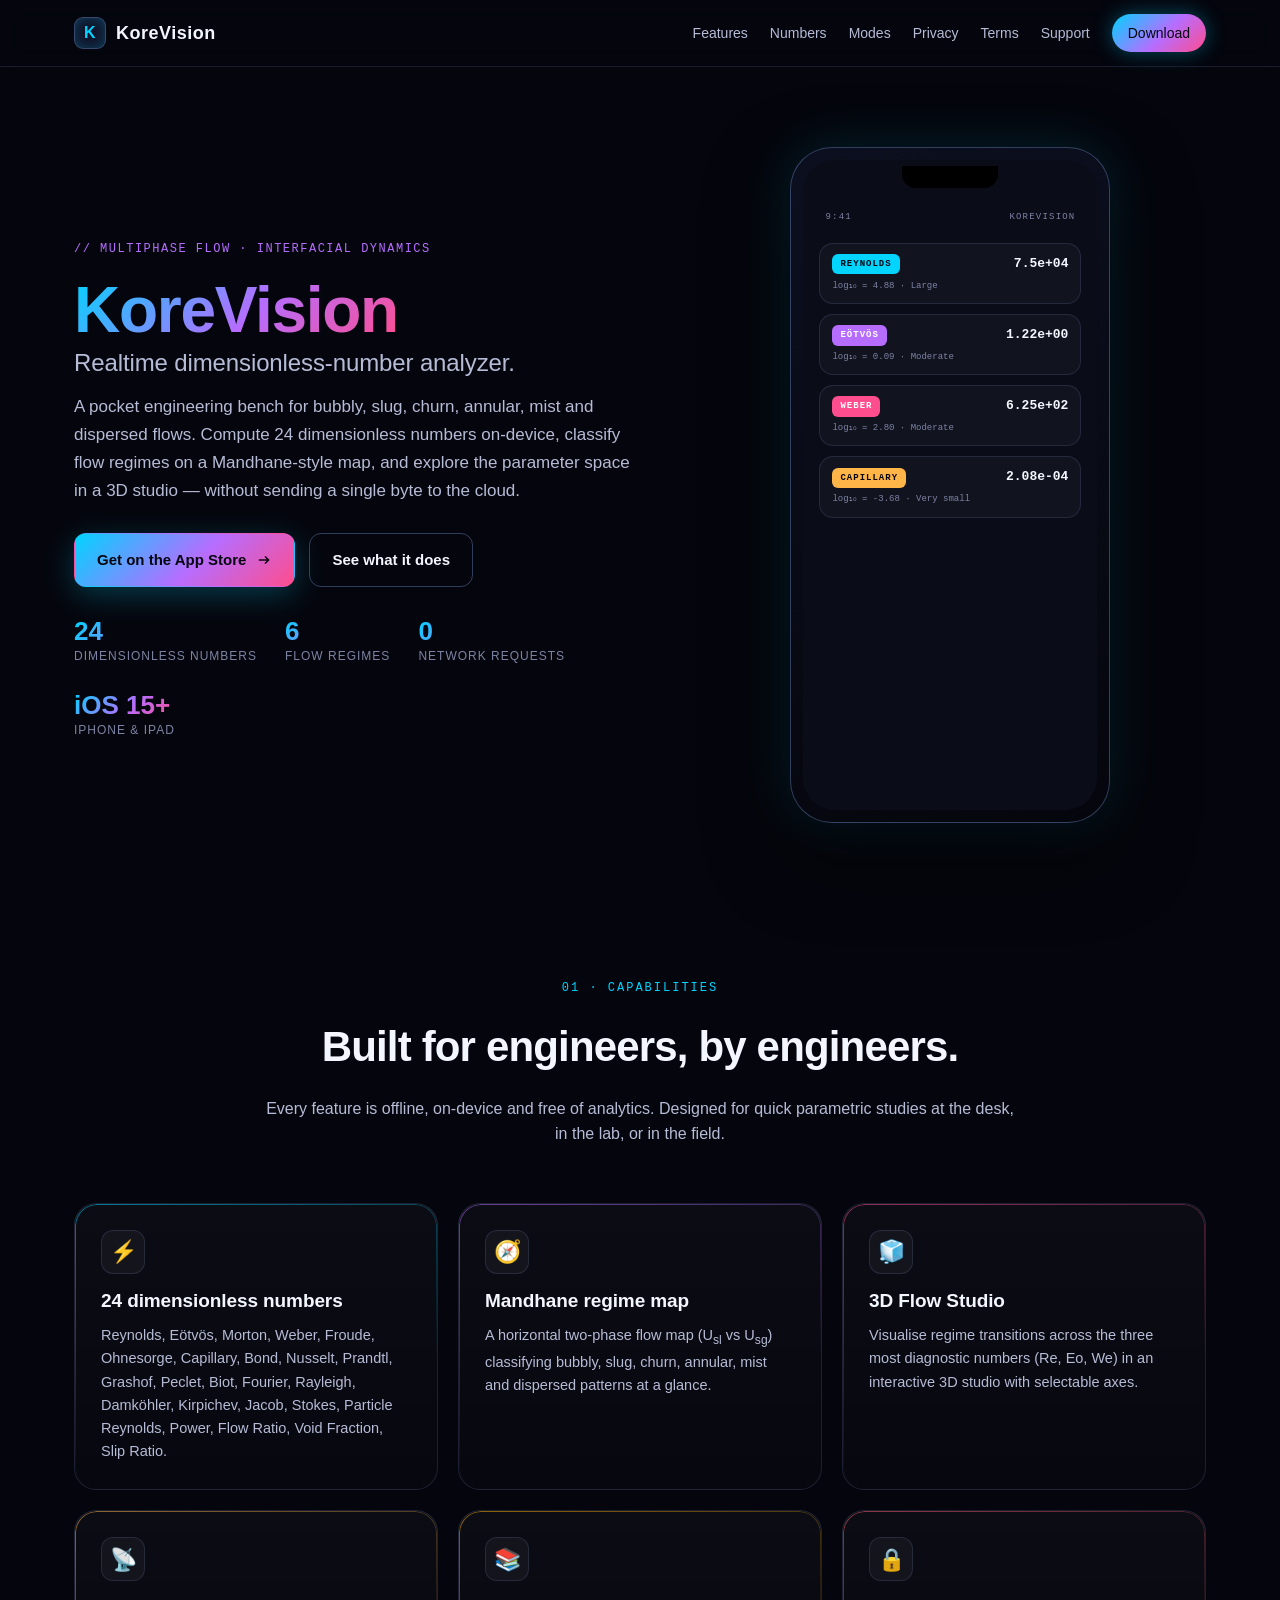
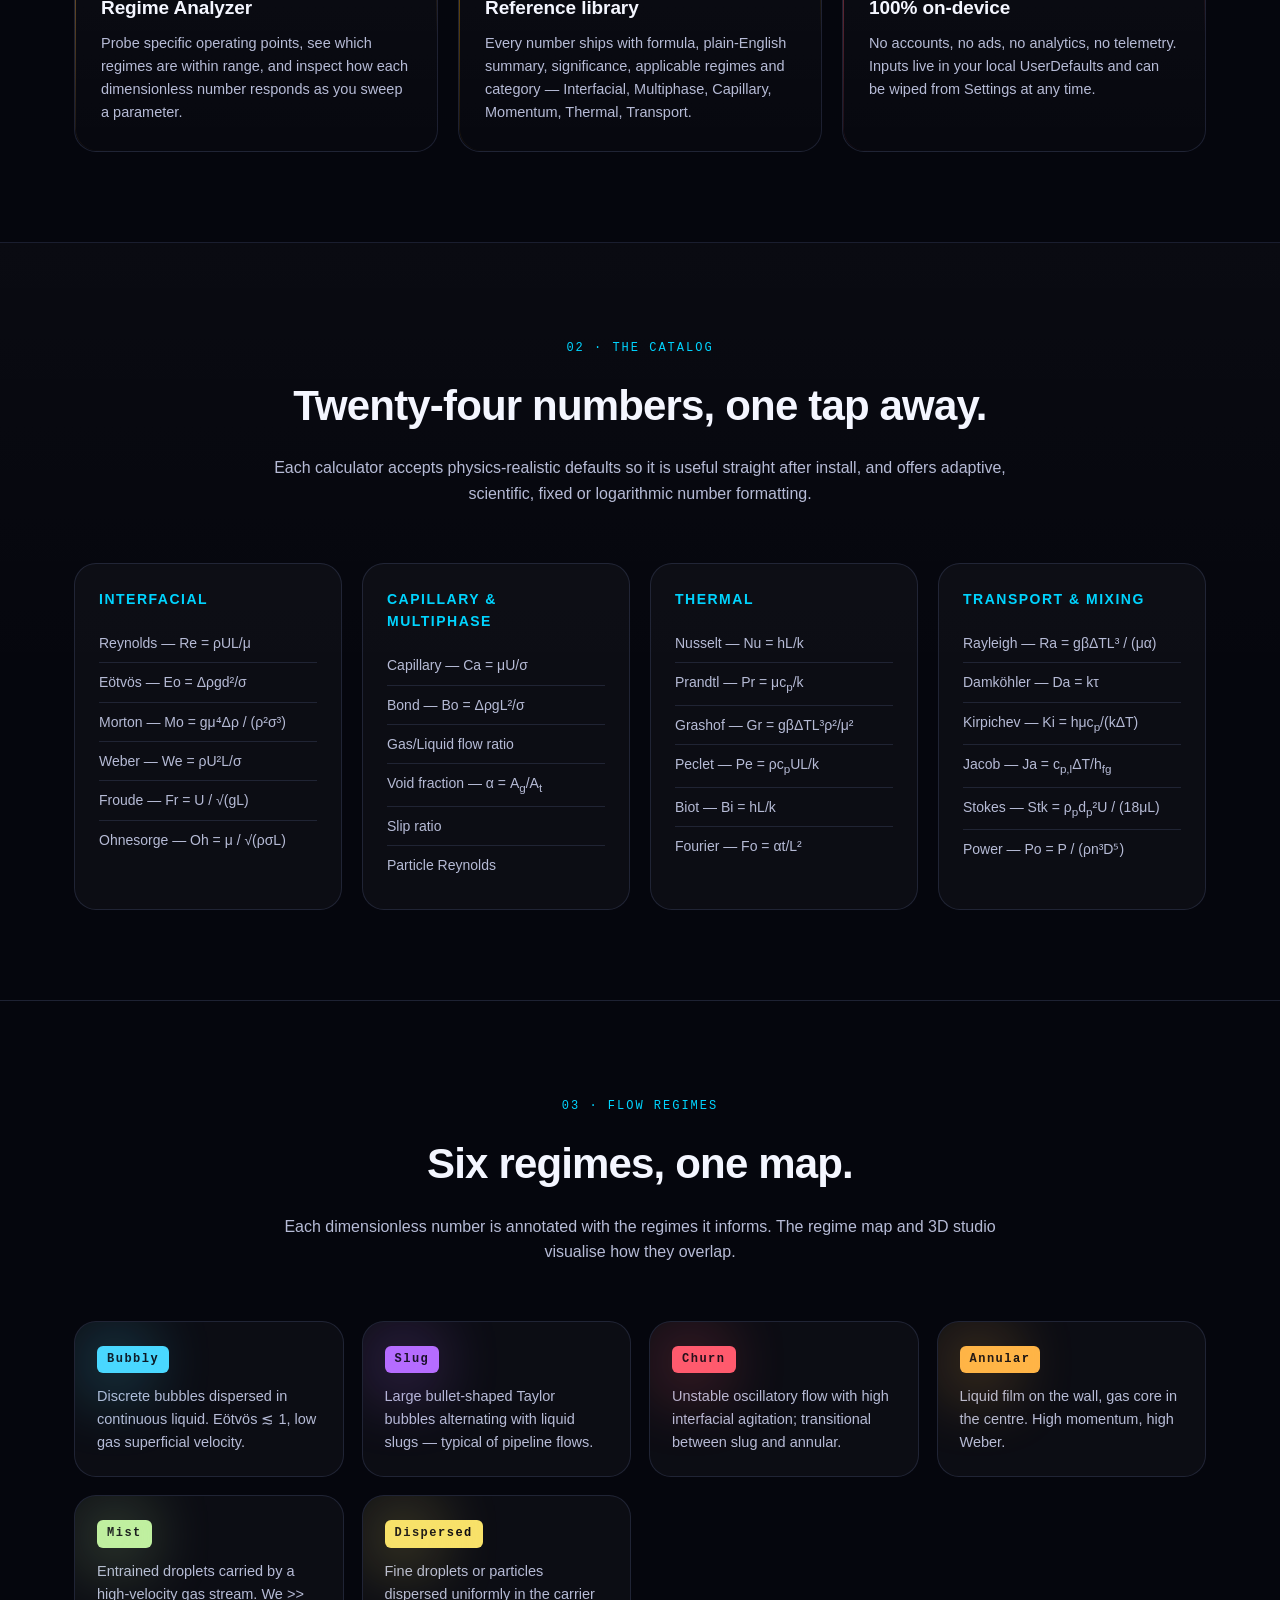
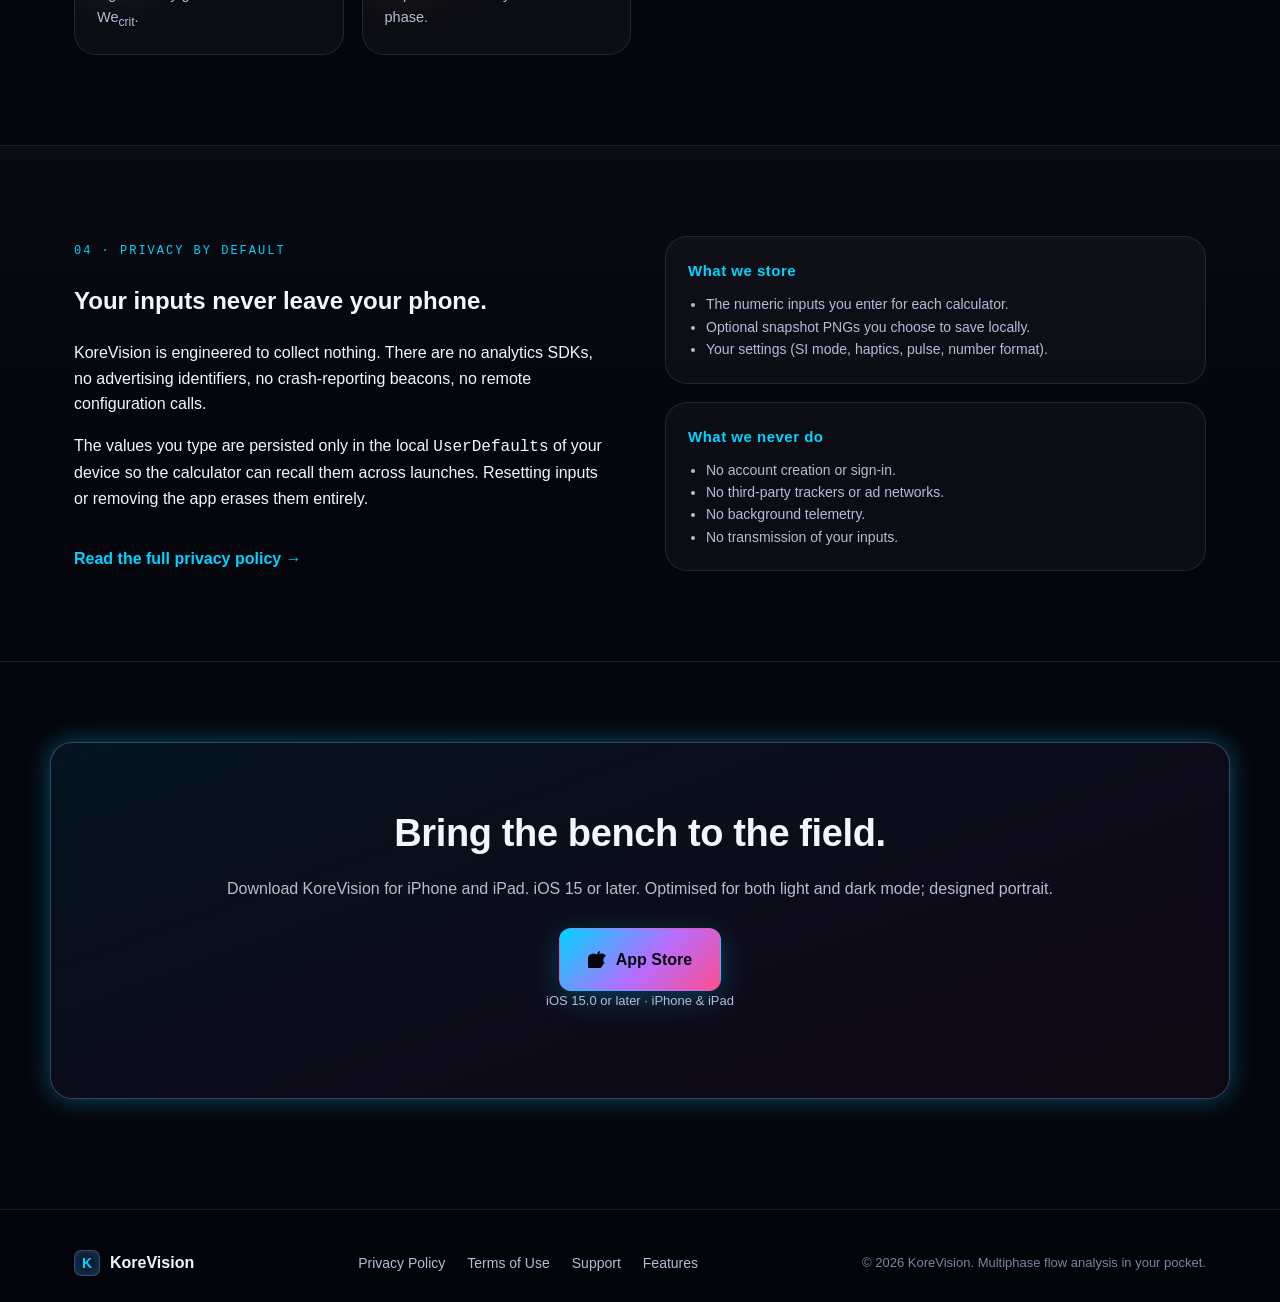
<file: index.html>
<!DOCTYPE html>
<html lang="en">
<head>
    <meta charset="UTF-8" />
    <meta name="viewport" content="width=device-width, initial-scale=1.0, viewport-fit=cover" />
    <meta name="theme-color" content="#05060d" />
    <title>KoreVision — Multiphase Flow Analyzer for iOS</title>
    <meta name="description" content="KoreVision is a realtime dimensionless-number analyzer for bubbly, slug, churn, annular, mist and dispersed flows. 24 multiphase, interfacial, thermal and transport calculators on iPhone." />
    <meta name="keywords" content="KoreVision, multiphase flow, dimensionless numbers, Reynolds, Weber, Eötvös, capillary, Nusselt, Prandtl, interfacial dynamics, bubbly flow, slug flow, churn flow, annular flow, mist flow, iOS app" />
    <meta name="author" content="KoreVision" />
    <meta property="og:title" content="KoreVision — Multiphase Flow Analyzer" />
    <meta property="og:description" content="24 dimensionless numbers. Mandhane-style regime map. 3D flow studio. All offline, on-device." />
    <meta property="og:type" content="website" />
    <meta property="og:url" content="https://korevision.app/" />
    <link rel="icon" href="data:image/svg+xml,%3Csvg xmlns='http://www.w3.org/2000/svg' viewBox='0 0 64 64'%3E%3Crect width='64' height='64' rx='14' fill='%23050610'/%3E%3Ctext x='50%25' y='58%25' font-family='Helvetica' font-size='34' font-weight='800' fill='%2300d4ff' text-anchor='middle'%3EK%3C/text%3E%3C/svg%3E" />
    <link rel="stylesheet" href="styles.css" />
</head>
<body>
    <div class="cyber-bg"></div>

    <header class="site-header">
        <div class="container nav-row">
            <a class="brand" href="index.html">
                <span class="brand-mark">K</span>
                <span class="brand-name">KoreVision</span>
            </a>
            <nav class="nav-links">
                <a href="#features">Features</a>
                <a href="#numbers">Numbers</a>
                <a href="#modes">Modes</a>
                <a href="privacy.html">Privacy</a>
                <a href="terms.html">Terms</a>
                <a href="support.html">Support</a>
                <a class="cta-pill" href="#download">Download</a>
            </nav>
        </div>
    </header>

    <main>
        <!-- HERO -->
        <section class="hero">
            <div class="container hero-grid">
                <div class="hero-copy">
                    <span class="tag">// MULTIPHASE FLOW · INTERFACIAL DYNAMICS</span>
                    <h1 class="hero-title">
                        <span class="grad">KoreVision</span>
                        <span class="sub">Realtime dimensionless-number analyzer.</span>
                    </h1>
                    <p class="hero-lead">
                        A pocket engineering bench for bubbly, slug, churn, annular, mist
                        and dispersed flows. Compute 24 dimensionless numbers on-device,
                        classify flow regimes on a Mandhane-style map, and explore the
                        parameter space in a 3D studio — without sending a single byte
                        to the cloud.
                    </p>

                    <div class="hero-cta">
                        <a class="btn btn-primary" href="#download">
                            <span>Get on the App Store</span>
                            <svg width="16" height="16" viewBox="0 0 24 24" fill="none"><path d="M5 12h14m-5-5l5 5-5 5" stroke="currentColor" stroke-width="2" stroke-linecap="round" stroke-linejoin="round"/></svg>
                        </a>
                        <a class="btn btn-ghost" href="#features">See what it does</a>
                    </div>

                    <ul class="hero-meta">
                        <li><strong>24</strong><span>dimensionless numbers</span></li>
                        <li><strong>6</strong><span>flow regimes</span></li>
                        <li><strong>0</strong><span>network requests</span></li>
                        <li><strong>iOS 15+</strong><span>iPhone &amp; iPad</span></li>
                    </ul>
                </div>

                <div class="hero-phone" aria-hidden="true">
                    <div class="phone-frame">
                        <div class="phone-notch"></div>
                        <div class="phone-screen">
                            <div class="phone-status"><span>9:41</span><span>KOREVISION</span></div>
                            <div class="phone-card">
                                <div class="phone-card-row">
                                    <span class="pill pill-re">REYNOLDS</span>
                                    <span class="phone-card-value">7.5e+04</span>
                                </div>
                                <div class="phone-card-sub">log₁₀ = 4.88 · Large</div>
                            </div>
                            <div class="phone-card">
                                <div class="phone-card-row">
                                    <span class="pill pill-eo">EÖTVÖS</span>
                                    <span class="phone-card-value">1.22e+00</span>
                                </div>
                                <div class="phone-card-sub">log₁₀ = 0.09 · Moderate</div>
                            </div>
                            <div class="phone-card">
                                <div class="phone-card-row">
                                    <span class="pill pill-we">WEBER</span>
                                    <span class="phone-card-value">6.25e+02</span>
                                </div>
                                <div class="phone-card-sub">log₁₀ = 2.80 · Moderate</div>
                            </div>
                            <div class="phone-card">
                                <div class="phone-card-row">
                                    <span class="pill pill-ca">CAPILLARY</span>
                                    <span class="phone-card-value">2.08e-04</span>
                                </div>
                                <div class="phone-card-sub">log₁₀ = -3.68 · Very small</div>
                            </div>
                        </div>
                    </div>
                    <div class="phone-glow"></div>
                </div>
            </div>
        </section>

        <!-- FEATURES -->
        <section id="features" class="section">
            <div class="container">
                <header class="section-head">
                    <span class="kicker">01 · Capabilities</span>
                    <h2>Built for engineers, by engineers.</h2>
                    <p>Every feature is offline, on-device and free of analytics. Designed for quick parametric studies at the desk, in the lab, or in the field.</p>
                </header>

                <div class="grid features-grid">
                    <article class="feature-card accent-re">
                        <div class="feature-icon">⚡</div>
                        <h3>24 dimensionless numbers</h3>
                        <p>Reynolds, Eötvös, Morton, Weber, Froude, Ohnesorge, Capillary, Bond, Nusselt, Prandtl, Grashof, Peclet, Biot, Fourier, Rayleigh, Damköhler, Kirpichev, Jacob, Stokes, Particle Reynolds, Power, Flow Ratio, Void Fraction, Slip Ratio.</p>
                    </article>
                    <article class="feature-card accent-eo">
                        <div class="feature-icon">🧭</div>
                        <h3>Mandhane regime map</h3>
                        <p>A horizontal two-phase flow map (U<sub>sl</sub> vs U<sub>sg</sub>) classifying bubbly, slug, churn, annular, mist and dispersed patterns at a glance.</p>
                    </article>
                    <article class="feature-card accent-we">
                        <div class="feature-icon">🧊</div>
                        <h3>3D Flow Studio</h3>
                        <p>Visualise regime transitions across the three most diagnostic numbers (Re, Eo, We) in an interactive 3D studio with selectable axes.</p>
                    </article>
                    <article class="feature-card accent-ca">
                        <div class="feature-icon">📡</div>
                        <h3>Regime Analyzer</h3>
                        <p>Probe specific operating points, see which regimes are within range, and inspect how each dimensionless number responds as you sweep a parameter.</p>
                    </article>
                    <article class="feature-card accent-amber">
                        <div class="feature-icon">📚</div>
                        <h3>Reference library</h3>
                        <p>Every number ships with formula, plain-English summary, significance, applicable regimes and category — Interfacial, Multiphase, Capillary, Momentum, Thermal, Transport.</p>
                    </article>
                    <article class="feature-card accent-coral">
                        <div class="feature-icon">🔒</div>
                        <h3>100% on-device</h3>
                        <p>No accounts, no ads, no analytics, no telemetry. Inputs live in your local UserDefaults and can be wiped from Settings at any time.</p>
                    </article>
                </div>
            </div>
        </section>

        <!-- NUMBERS -->
        <section id="numbers" class="section section-alt">
            <div class="container">
                <header class="section-head">
                    <span class="kicker">02 · The catalog</span>
                    <h2>Twenty-four numbers, one tap away.</h2>
                    <p>Each calculator accepts physics-realistic defaults so it is useful straight after install, and offers adaptive, scientific, fixed or logarithmic number formatting.</p>
                </header>

                <div class="numbers-grid">
                    <div class="num-block">
                        <h4>Interfacial</h4>
                        <ul>
                            <li>Reynolds — Re = ρUL/μ</li>
                            <li>Eötvös — Eo = Δρgd²/σ</li>
                            <li>Morton — Mo = gμ⁴Δρ / (ρ²σ³)</li>
                            <li>Weber — We = ρU²L/σ</li>
                            <li>Froude — Fr = U / √(gL)</li>
                            <li>Ohnesorge — Oh = μ / √(ρσL)</li>
                        </ul>
                    </div>
                    <div class="num-block">
                        <h4>Capillary &amp; Multiphase</h4>
                        <ul>
                            <li>Capillary — Ca = μU/σ</li>
                            <li>Bond — Bo = ΔρgL²/σ</li>
                            <li>Gas/Liquid flow ratio</li>
                            <li>Void fraction — α = A<sub>g</sub>/A<sub>t</sub></li>
                            <li>Slip ratio</li>
                            <li>Particle Reynolds</li>
                        </ul>
                    </div>
                    <div class="num-block">
                        <h4>Thermal</h4>
                        <ul>
                            <li>Nusselt — Nu = hL/k</li>
                            <li>Prandtl — Pr = μc<sub>p</sub>/k</li>
                            <li>Grashof — Gr = gβΔTL³ρ²/μ²</li>
                            <li>Peclet — Pe = ρc<sub>p</sub>UL/k</li>
                            <li>Biot — Bi = hL/k</li>
                            <li>Fourier — Fo = αt/L²</li>
                        </ul>
                    </div>
                    <div class="num-block">
                        <h4>Transport &amp; Mixing</h4>
                        <ul>
                            <li>Rayleigh — Ra = gβΔTL³ / (μα)</li>
                            <li>Damköhler — Da = kτ</li>
                            <li>Kirpichev — Ki = hμc<sub>p</sub>/(kΔT)</li>
                            <li>Jacob — Ja = c<sub>p,l</sub>ΔT/h<sub>fg</sub></li>
                            <li>Stokes — Stk = ρ<sub>p</sub>d<sub>p</sub>²U / (18μL)</li>
                            <li>Power — Po = P / (ρn³D⁵)</li>
                        </ul>
                    </div>
                </div>
            </div>
        </section>

        <!-- MODES / REGIMES -->
        <section id="modes" class="section">
            <div class="container">
                <header class="section-head">
                    <span class="kicker">03 · Flow regimes</span>
                    <h2>Six regimes, one map.</h2>
                    <p>Each dimensionless number is annotated with the regimes it informs. The regime map and 3D studio visualise how they overlap.</p>
                </header>

                <div class="regime-grid">
                    <div class="regime-card bubbly"><span>Bubbly</span><p>Discrete bubbles dispersed in continuous liquid. Eötvös ≲ 1, low gas superficial velocity.</p></div>
                    <div class="regime-card slug"><span>Slug</span><p>Large bullet-shaped Taylor bubbles alternating with liquid slugs — typical of pipeline flows.</p></div>
                    <div class="regime-card churn"><span>Churn</span><p>Unstable oscillatory flow with high interfacial agitation; transitional between slug and annular.</p></div>
                    <div class="regime-card annular"><span>Annular</span><p>Liquid film on the wall, gas core in the centre. High momentum, high Weber.</p></div>
                    <div class="regime-card mist"><span>Mist</span><p>Entrained droplets carried by a high-velocity gas stream. We &gt;&gt; We<sub>crit</sub>.</p></div>
                    <div class="regime-card dispersed"><span>Dispersed</span><p>Fine droplets or particles dispersed uniformly in the carrier phase.</p></div>
                </div>
            </div>
        </section>

        <!-- PRIVACY PILLARS -->
        <section id="privacy" class="section section-alt">
            <div class="container privacy-grid">
                <div>
                    <span class="kicker">04 · Privacy by default</span>
                    <h2>Your inputs never leave your phone.</h2>
                    <p>KoreVision is engineered to collect nothing. There are no analytics SDKs, no advertising identifiers, no crash-reporting beacons, no remote configuration calls.</p>
                    <p>The values you type are persisted only in the local <code>UserDefaults</code> of your device so the calculator can recall them across launches. Resetting inputs or removing the app erases them entirely.</p>
                    <a class="link-arrow" href="privacy.html">Read the full privacy policy →</a>
                </div>
                <div class="privacy-side">
                    <div class="pp-card">
                        <h4>What we store</h4>
                        <ul>
                            <li>The numeric inputs you enter for each calculator.</li>
                            <li>Optional snapshot PNGs you choose to save locally.</li>
                            <li>Your settings (SI mode, haptics, pulse, number format).</li>
                        </ul>
                    </div>
                    <div class="pp-card">
                        <h4>What we never do</h4>
                        <ul>
                            <li>No account creation or sign-in.</li>
                            <li>No third-party trackers or ad networks.</li>
                            <li>No background telemetry.</li>
                            <li>No transmission of your inputs.</li>
                        </ul>
                    </div>
                </div>
            </div>
        </section>

        <!-- DOWNLOAD -->
        <section id="download" class="section cta-section">
            <div class="container cta-card">
                <h2>Bring the bench to the field.</h2>
                <p>Download KoreVision for iPhone and iPad. iOS 15 or later. Optimised for both light and dark mode; designed portrait.</p>
                <a class="btn btn-primary big" href="#">
                    <svg width="18" height="18" viewBox="0 0 24 24" fill="currentColor"><path d="M16.365 1.43c0 1.14-.493 2.27-1.177 3.08-.744.9-1.99 1.57-2.987 1.57-.12-1.14.43-2.27 1.1-3.04.776-.88 2.123-1.54 3.064-1.61zM21.16 17.55c-.65 1.49-1.04 2.16-1.94 3.49-1.26 1.86-3.04 4.18-5.25 4.2-1.96.02-2.46-1.28-5.11-1.27-2.65.01-3.2 1.29-5.16 1.27-2.21-.02-3.89-2.12-5.15-3.98C-.66 16.7-1.07 10.78 1.04 7.99c1.5-1.99 3.87-3.16 6.08-3.16 2.25 0 3.66 1.24 5.52 1.24 1.81 0 2.91-1.24 5.49-1.24 2.05 0 4.22 1.12 5.76 3.05-5.06 2.77-4.24 9.99.27 9.67z"/></svg>
                    <span>App Store</span>
                </a>
                <p class="muted small">iOS 15.0 or later · iPhone &amp; iPad</p>
            </div>
        </section>
    </main>

    <footer class="site-footer">
        <div class="container footer-row">
            <div class="brand-row">
                <span class="brand-mark small">K</span>
                <span>KoreVision</span>
            </div>
            <nav class="footer-links">
                <a href="privacy.html">Privacy Policy</a>
                <a href="terms.html">Terms of Use</a>
                <a href="support.html">Support</a>
                <a href="index.html#features">Features</a>
            </nav>
            <p class="copy">© <span id="year"></span> KoreVision. Multiphase flow analysis in your pocket.</p>
        </div>
    </footer>

    <script>
        document.getElementById('year').textContent = new Date().getFullYear();
    </script>
</body>
</html>
</file>
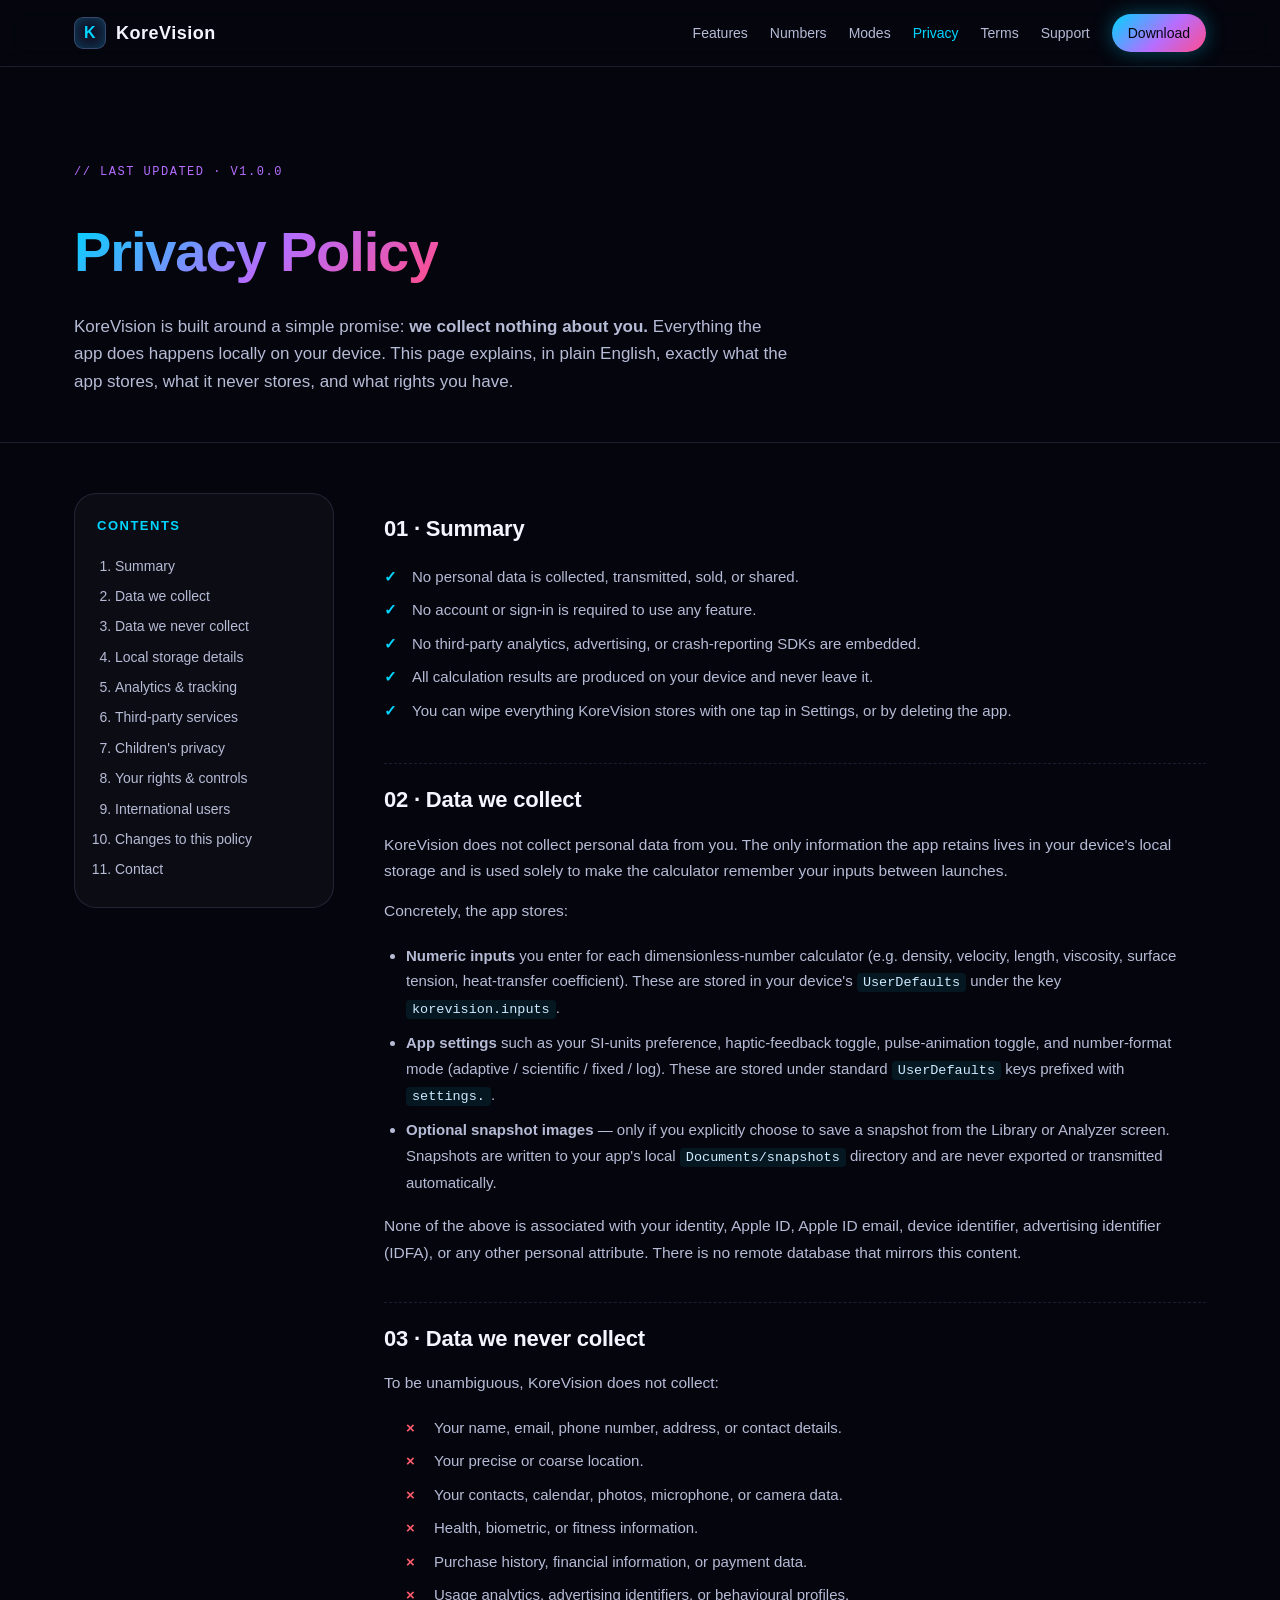
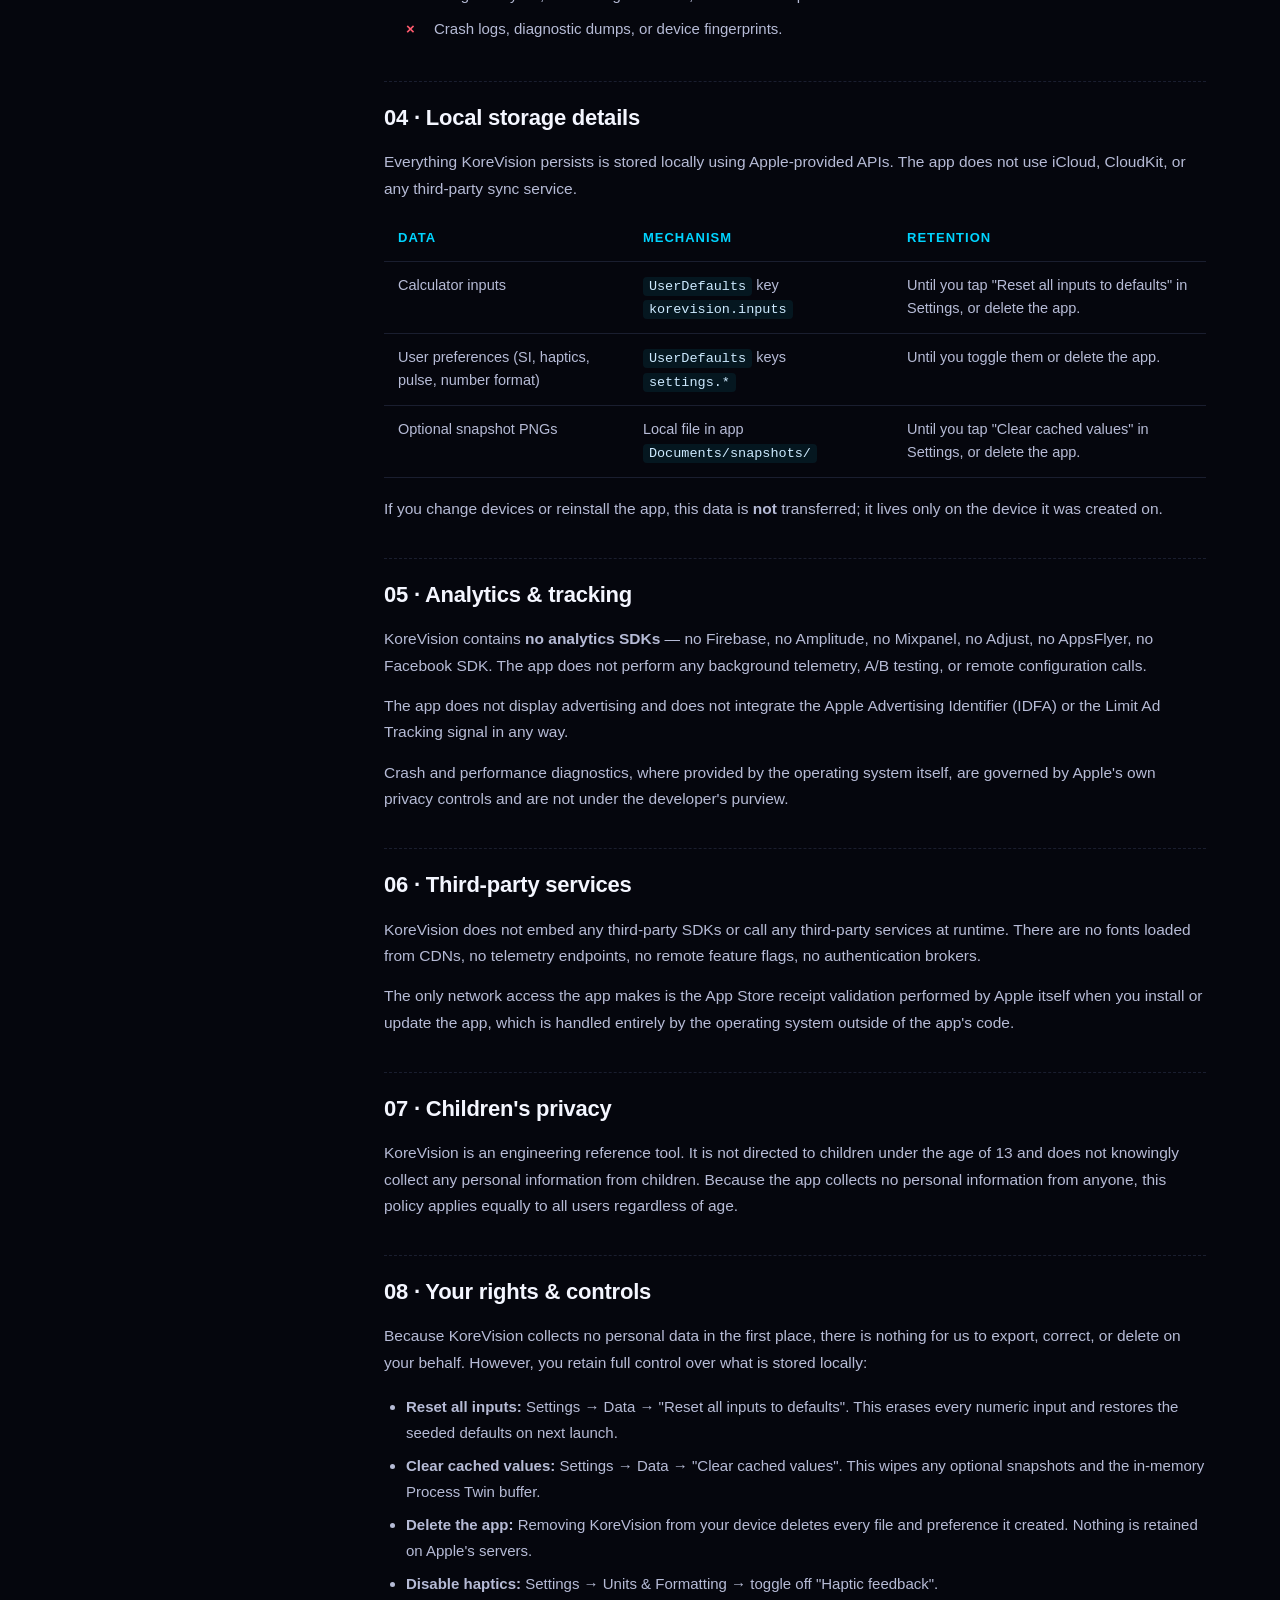
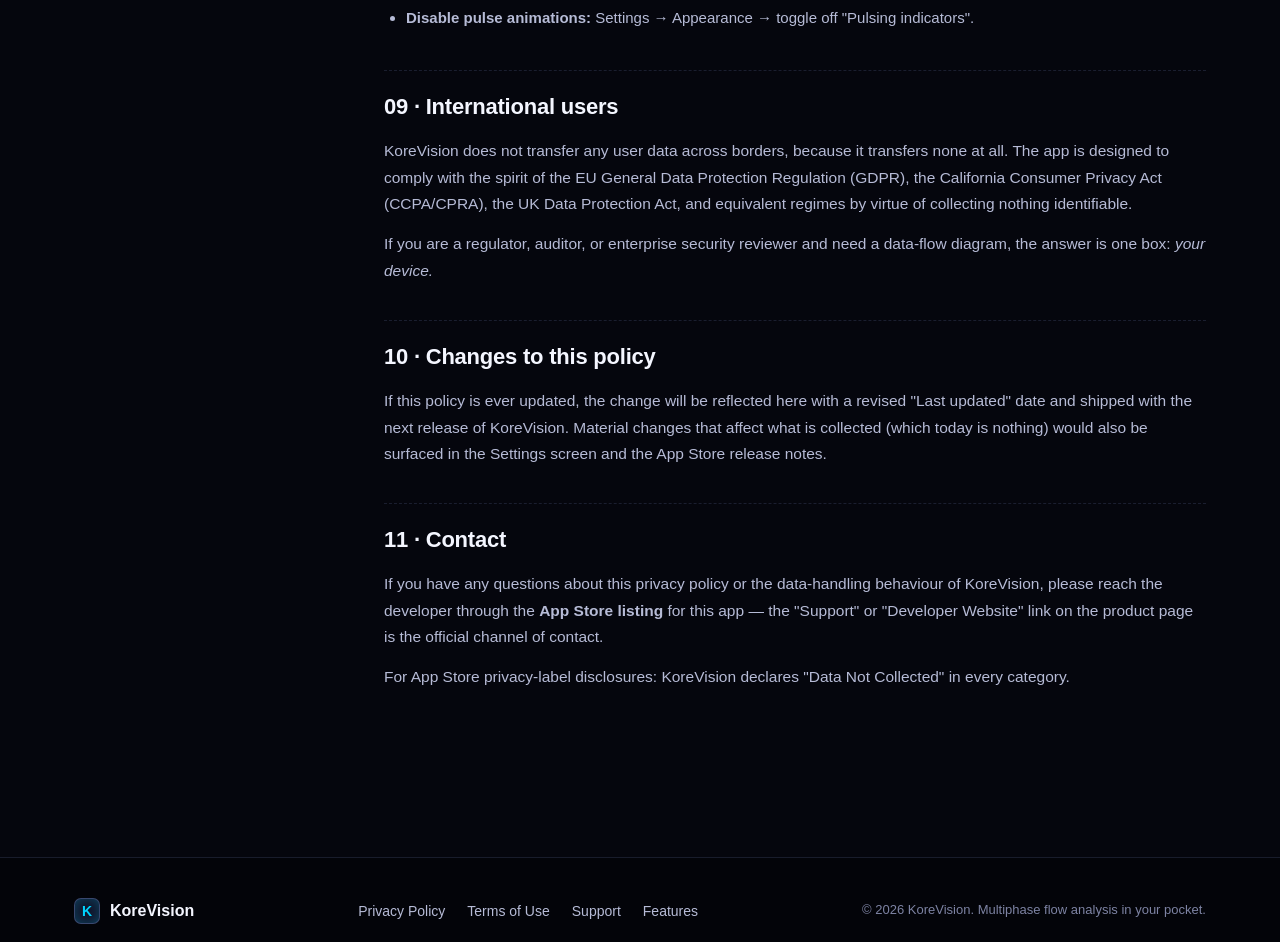
<file: privacy.html>
<!DOCTYPE html>
<html lang="en">
<head>
    <meta charset="UTF-8" />
    <meta name="viewport" content="width=device-width, initial-scale=1.0, viewport-fit=cover" />
    <meta name="theme-color" content="#05060d" />
    <title>Privacy Policy — KoreVision</title>
    <meta name="description" content="KoreVision privacy policy. KoreVision collects no personal data, runs every calculation on-device, and stores inputs only in local UserDefaults." />
    <meta name="robots" content="index, follow" />
    <link rel="icon" href="data:image/svg+xml,%3Csvg xmlns='http://www.w3.org/2000/svg' viewBox='0 0 64 64'%3E%3Crect width='64' height='64' rx='14' fill='%23050610'/%3E%3Ctext x='50%25' y='58%25' font-family='Helvetica' font-size='34' font-weight='800' fill='%2300d4ff' text-anchor='middle'%3EK%3C/text%3E%3C/svg%3E" />
    <link rel="stylesheet" href="styles.css" />
</head>
<body>
    <div class="cyber-bg"></div>

    <header class="site-header">
        <div class="container nav-row">
            <a class="brand" href="index.html">
                <span class="brand-mark">K</span>
                <span class="brand-name">KoreVision</span>
            </a>
            <nav class="nav-links">
                <a href="index.html#features">Features</a>
                <a href="index.html#numbers">Numbers</a>
                <a href="index.html#modes">Modes</a>
                <a href="privacy.html" class="active">Privacy</a>
                <a href="terms.html">Terms</a>
                <a href="support.html">Support</a>
                <a class="cta-pill" href="index.html#download">Download</a>
            </nav>
        </div>
    </header>

    <main class="legal-main">
        <section class="legal-hero">
            <div class="container">
                <span class="tag">// LAST UPDATED · v1.0.0</span>
                <h1 class="legal-title"><span class="grad">Privacy Policy</span></h1>
                <p class="legal-lead">
                    KoreVision is built around a simple promise: <strong>we collect nothing about you.</strong>
                    Everything the app does happens locally on your device. This page explains,
                    in plain English, exactly what the app stores, what it never stores, and
                    what rights you have.
                </p>
            </div>
        </section>

        <section class="legal-body">
            <div class="container legal-grid">

                <aside class="legal-toc">
                    <h4>Contents</h4>
                    <ol>
                        <li><a href="#summary">Summary</a></li>
                        <li><a href="#data-we-collect">Data we collect</a></li>
                        <li><a href="#data-we-do-not">Data we never collect</a></li>
                        <li><a href="#local-storage">Local storage details</a></li>
                        <li><a href="#analytics">Analytics &amp; tracking</a></li>
                        <li><a href="#third-parties">Third-party services</a></li>
                        <li><a href="#children">Children's privacy</a></li>
                        <li><a href="#your-rights">Your rights &amp; controls</a></li>
                        <li><a href="#international">International users</a></li>
                        <li><a href="#changes">Changes to this policy</a></li>
                        <li><a href="#contact">Contact</a></li>
                    </ol>
                </aside>

                <article class="legal-article">

                    <section id="summary">
                        <h2>01 · Summary</h2>
                        <ul class="check-list">
                            <li>No personal data is collected, transmitted, sold, or shared.</li>
                            <li>No account or sign-in is required to use any feature.</li>
                            <li>No third-party analytics, advertising, or crash-reporting SDKs are embedded.</li>
                            <li>All calculation results are produced on your device and never leave it.</li>
                            <li>You can wipe everything KoreVision stores with one tap in Settings, or by deleting the app.</li>
                        </ul>
                    </section>

                    <section id="data-we-collect">
                        <h2>02 · Data we collect</h2>
                        <p>KoreVision does not collect personal data from you. The only information the app retains lives in your device's local storage and is used solely to make the calculator remember your inputs between launches.</p>
                        <p>Concretely, the app stores:</p>
                        <ul>
                            <li><strong>Numeric inputs</strong> you enter for each dimensionless-number calculator (e.g. density, velocity, length, viscosity, surface tension, heat-transfer coefficient). These are stored in your device's <code>UserDefaults</code> under the key <code>korevision.inputs</code>.</li>
                            <li><strong>App settings</strong> such as your SI-units preference, haptic-feedback toggle, pulse-animation toggle, and number-format mode (adaptive / scientific / fixed / log). These are stored under standard <code>UserDefaults</code> keys prefixed with <code>settings.</code>.</li>
                            <li><strong>Optional snapshot images</strong> — only if you explicitly choose to save a snapshot from the Library or Analyzer screen. Snapshots are written to your app's local <code>Documents/snapshots</code> directory and are never exported or transmitted automatically.</li>
                        </ul>
                        <p>None of the above is associated with your identity, Apple ID, Apple&nbsp;ID email, device identifier, advertising identifier (IDFA), or any other personal attribute. There is no remote database that mirrors this content.</p>
                    </section>

                    <section id="data-we-do-not">
                        <h2>03 · Data we never collect</h2>
                        <p>To be unambiguous, KoreVision does not collect:</p>
                        <ul class="x-list">
                            <li>Your name, email, phone number, address, or contact details.</li>
                            <li>Your precise or coarse location.</li>
                            <li>Your contacts, calendar, photos, microphone, or camera data.</li>
                            <li>Health, biometric, or fitness information.</li>
                            <li>Purchase history, financial information, or payment data.</li>
                            <li>Usage analytics, advertising identifiers, or behavioural profiles.</li>
                            <li>Crash logs, diagnostic dumps, or device fingerprints.</li>
                        </ul>
                    </section>

                    <section id="local-storage">
                        <h2>04 · Local storage details</h2>
                        <p>Everything KoreVision persists is stored locally using Apple-provided APIs. The app does not use iCloud, CloudKit, or any third-party sync service.</p>
                        <table class="kv-table">
                            <thead><tr><th>Data</th><th>Mechanism</th><th>Retention</th></tr></thead>
                            <tbody>
                                <tr><td>Calculator inputs</td><td><code>UserDefaults</code> key <code>korevision.inputs</code></td><td>Until you tap "Reset all inputs to defaults" in Settings, or delete the app.</td></tr>
                                <tr><td>User preferences (SI, haptics, pulse, number format)</td><td><code>UserDefaults</code> keys <code>settings.*</code></td><td>Until you toggle them or delete the app.</td></tr>
                                <tr><td>Optional snapshot PNGs</td><td>Local file in app <code>Documents/snapshots/</code></td><td>Until you tap "Clear cached values" in Settings, or delete the app.</td></tr>
                            </tbody>
                        </table>
                        <p>If you change devices or reinstall the app, this data is <strong>not</strong> transferred; it lives only on the device it was created on.</p>
                    </section>

                    <section id="analytics">
                        <h2>05 · Analytics &amp; tracking</h2>
                        <p>KoreVision contains <strong>no analytics SDKs</strong> — no Firebase, no Amplitude, no Mixpanel, no Adjust, no AppsFlyer, no Facebook SDK. The app does not perform any background telemetry, A/B testing, or remote configuration calls.</p>
                        <p>The app does not display advertising and does not integrate the Apple Advertising Identifier (IDFA) or the Limit Ad Tracking signal in any way.</p>
                        <p>Crash and performance diagnostics, where provided by the operating system itself, are governed by Apple's own privacy controls and are not under the developer's purview.</p>
                    </section>

                    <section id="third-parties">
                        <h2>06 · Third-party services</h2>
                        <p>KoreVision does not embed any third-party SDKs or call any third-party services at runtime. There are no fonts loaded from CDNs, no telemetry endpoints, no remote feature flags, no authentication brokers.</p>
                        <p>The only network access the app makes is the App Store receipt validation performed by Apple itself when you install or update the app, which is handled entirely by the operating system outside of the app's code.</p>
                    </section>

                    <section id="children">
                        <h2>07 · Children's privacy</h2>
                        <p>KoreVision is an engineering reference tool. It is not directed to children under the age of 13 and does not knowingly collect any personal information from children. Because the app collects no personal information from anyone, this policy applies equally to all users regardless of age.</p>
                    </section>

                    <section id="your-rights">
                        <h2>08 · Your rights &amp; controls</h2>
                        <p>Because KoreVision collects no personal data in the first place, there is nothing for us to export, correct, or delete on your behalf. However, you retain full control over what is stored locally:</p>
                        <ul>
                            <li><strong>Reset all inputs:</strong> Settings → Data → "Reset all inputs to defaults". This erases every numeric input and restores the seeded defaults on next launch.</li>
                            <li><strong>Clear cached values:</strong> Settings → Data → "Clear cached values". This wipes any optional snapshots and the in-memory Process Twin buffer.</li>
                            <li><strong>Delete the app:</strong> Removing KoreVision from your device deletes every file and preference it created. Nothing is retained on Apple's servers.</li>
                            <li><strong>Disable haptics:</strong> Settings → Units &amp; Formatting → toggle off "Haptic feedback".</li>
                            <li><strong>Disable pulse animations:</strong> Settings → Appearance → toggle off "Pulsing indicators".</li>
                        </ul>
                    </section>

                    <section id="international">
                        <h2>09 · International users</h2>
                        <p>KoreVision does not transfer any user data across borders, because it transfers none at all. The app is designed to comply with the spirit of the EU General Data Protection Regulation (GDPR), the California Consumer Privacy Act (CCPA/CPRA), the UK Data Protection Act, and equivalent regimes by virtue of collecting nothing identifiable.</p>
                        <p>If you are a regulator, auditor, or enterprise security reviewer and need a data-flow diagram, the answer is one box: <em>your device.</em></p>
                    </section>

                    <section id="changes">
                        <h2>10 · Changes to this policy</h2>
                        <p>If this policy is ever updated, the change will be reflected here with a revised "Last updated" date and shipped with the next release of KoreVision. Material changes that affect what is collected (which today is nothing) would also be surfaced in the Settings screen and the App Store release notes.</p>
                    </section>

                    <section id="contact">
                        <h2>11 · Contact</h2>
                        <p>If you have any questions about this privacy policy or the data-handling behaviour of KoreVision, please reach the developer through the <strong>App Store listing</strong> for this app — the "Support" or "Developer Website" link on the product page is the official channel of contact.</p>
                        <p>For App&nbsp;Store privacy-label disclosures: KoreVision declares "Data Not Collected" in every category.</p>
                    </section>

                </article>
            </div>
        </section>
    </main>

    <footer class="site-footer">
        <div class="container footer-row">
            <div class="brand-row">
                <span class="brand-mark small">K</span>
                <span>KoreVision</span>
            </div>
            <nav class="footer-links">
                <a href="privacy.html">Privacy Policy</a>
                <a href="terms.html">Terms of Use</a>
                <a href="support.html">Support</a>
                <a href="index.html#features">Features</a>
            </nav>
            <p class="copy">© <span id="year"></span> KoreVision. Multiphase flow analysis in your pocket.</p>
        </div>
    </footer>

    <script>document.getElementById('year').textContent = new Date().getFullYear();</script>
</body>
</html>
</file>
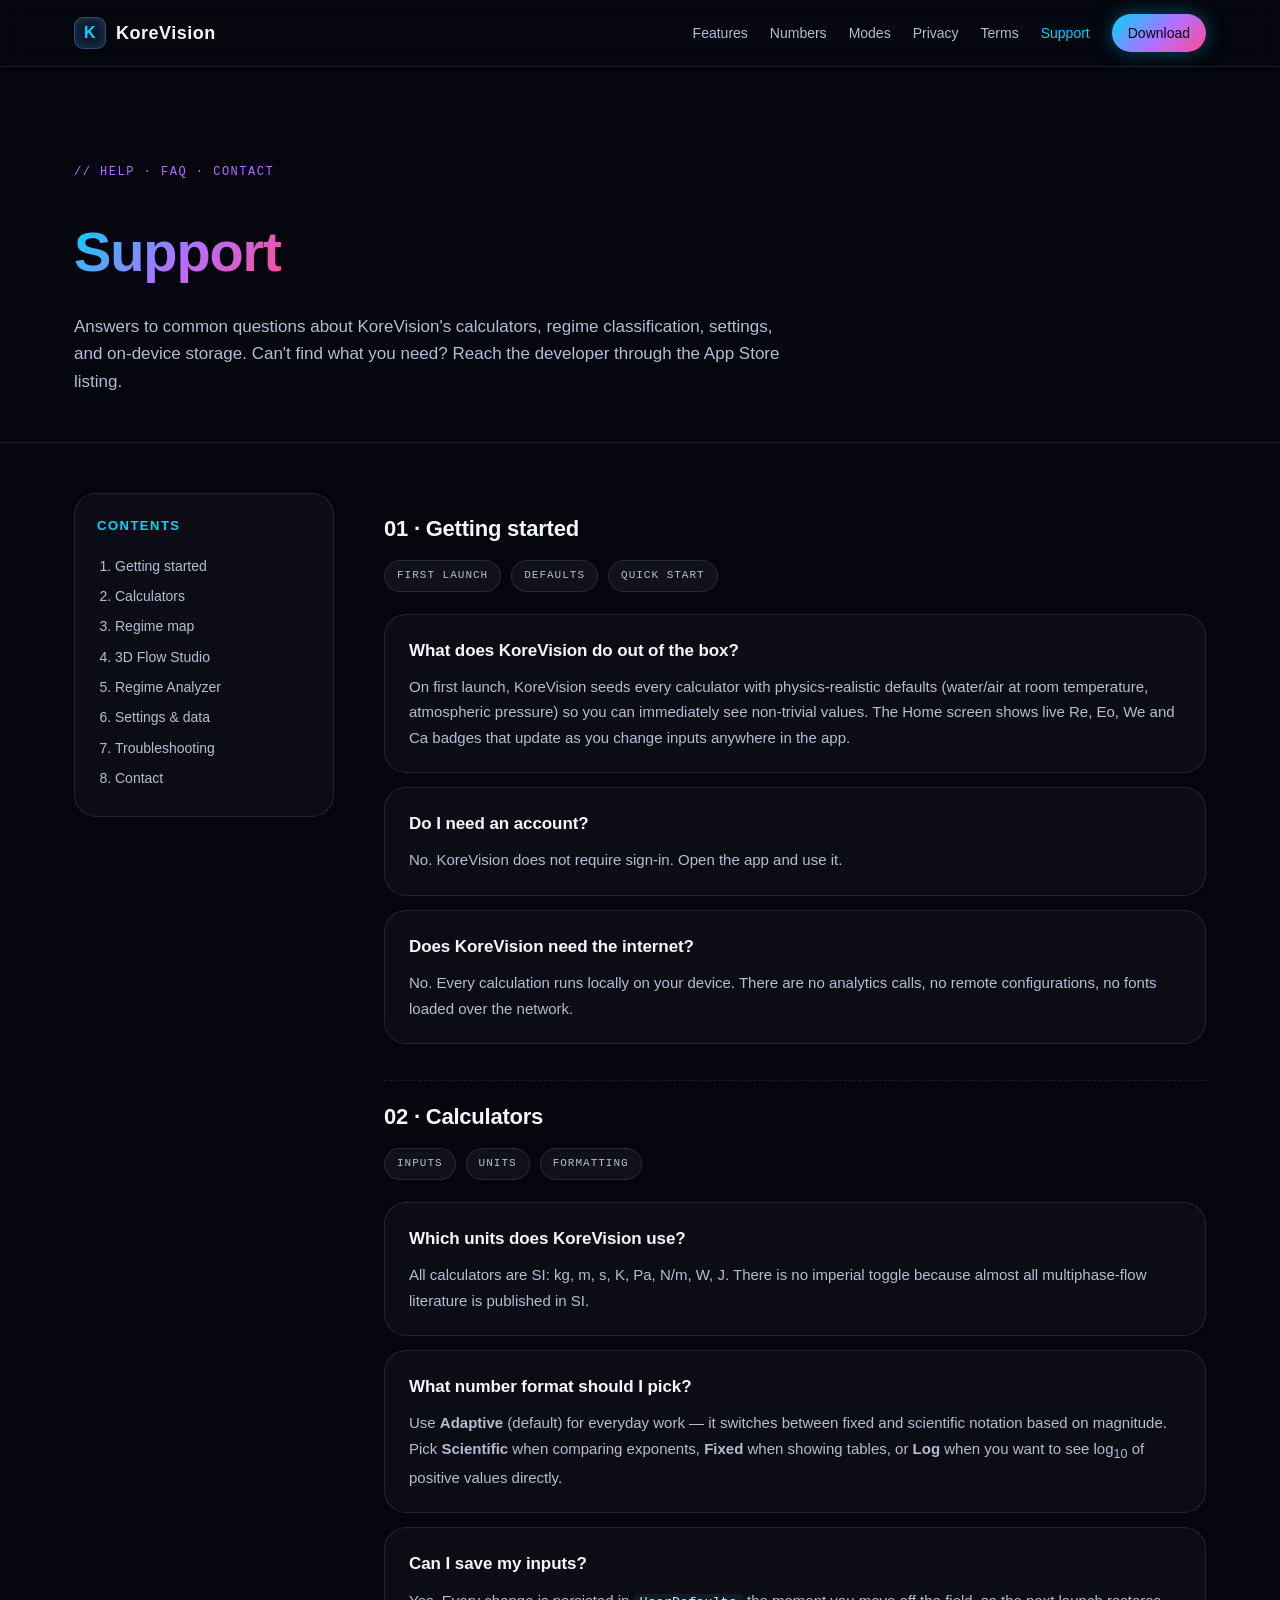
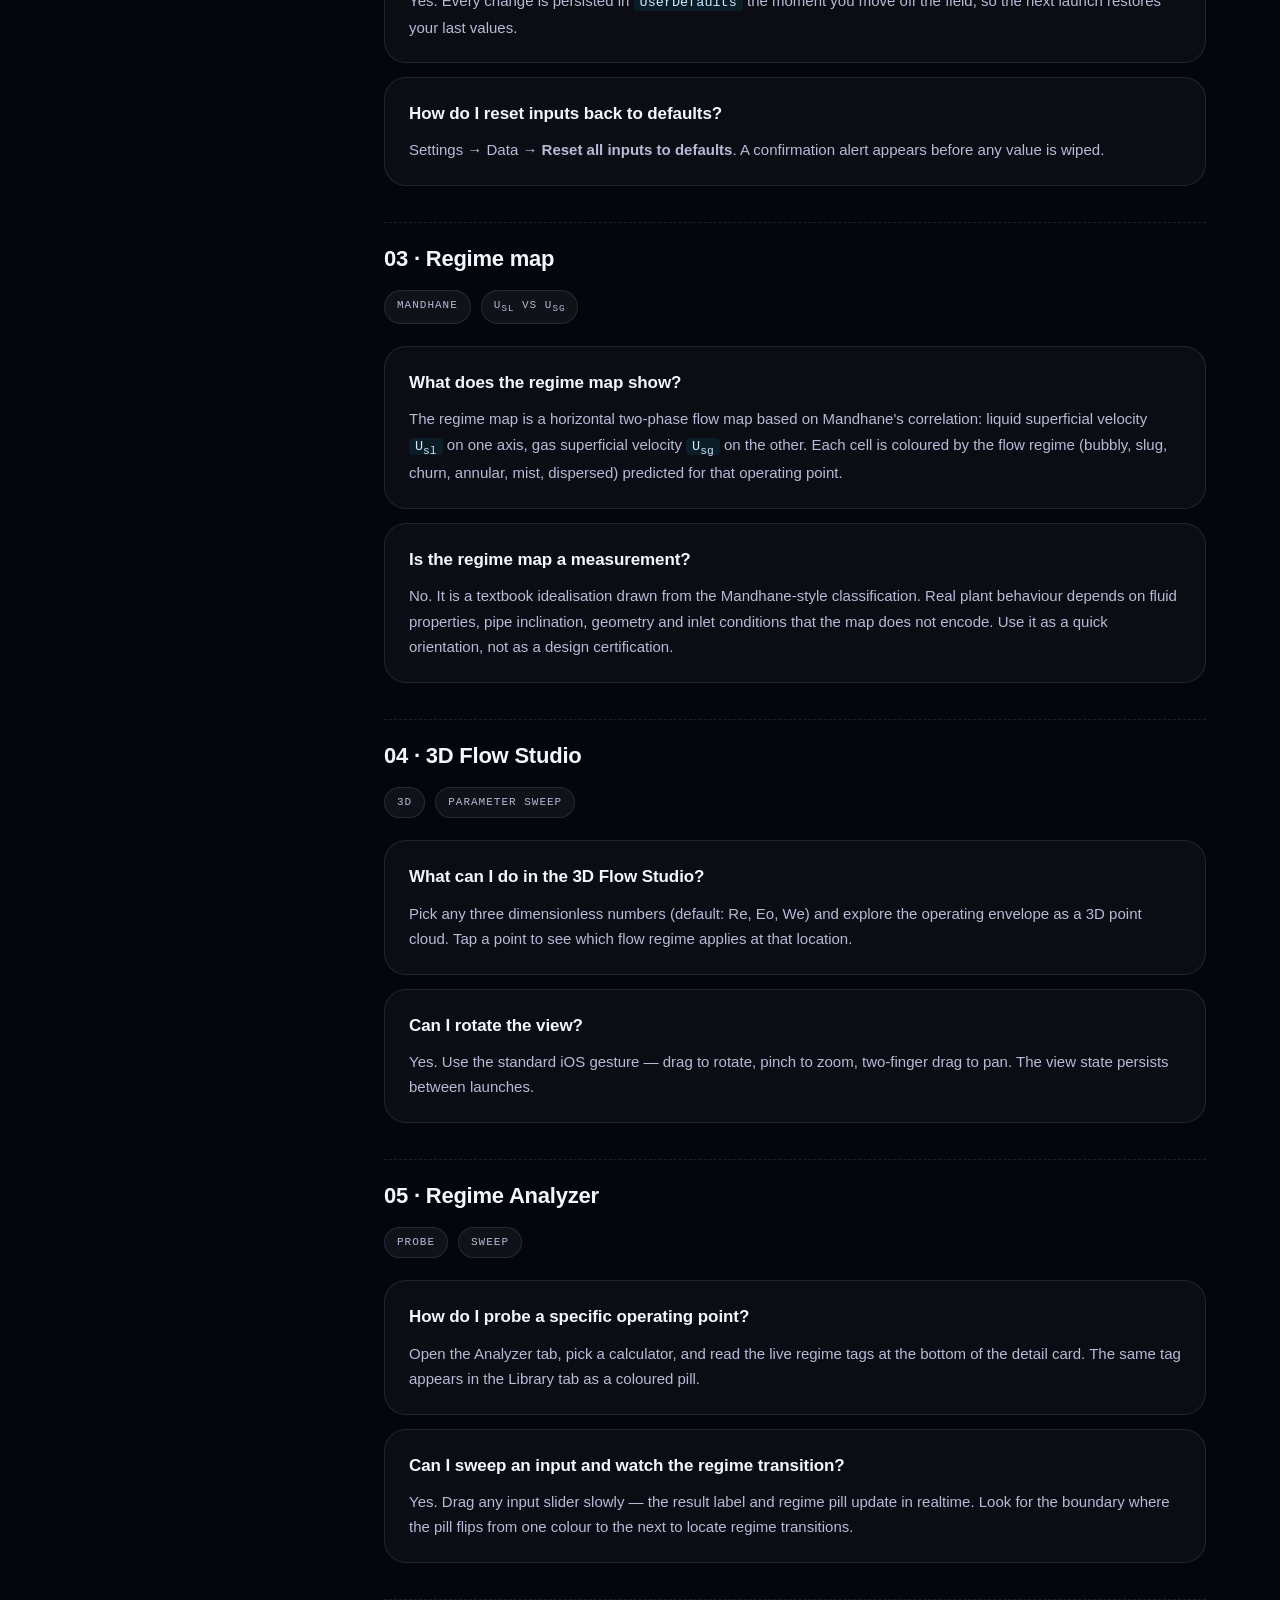
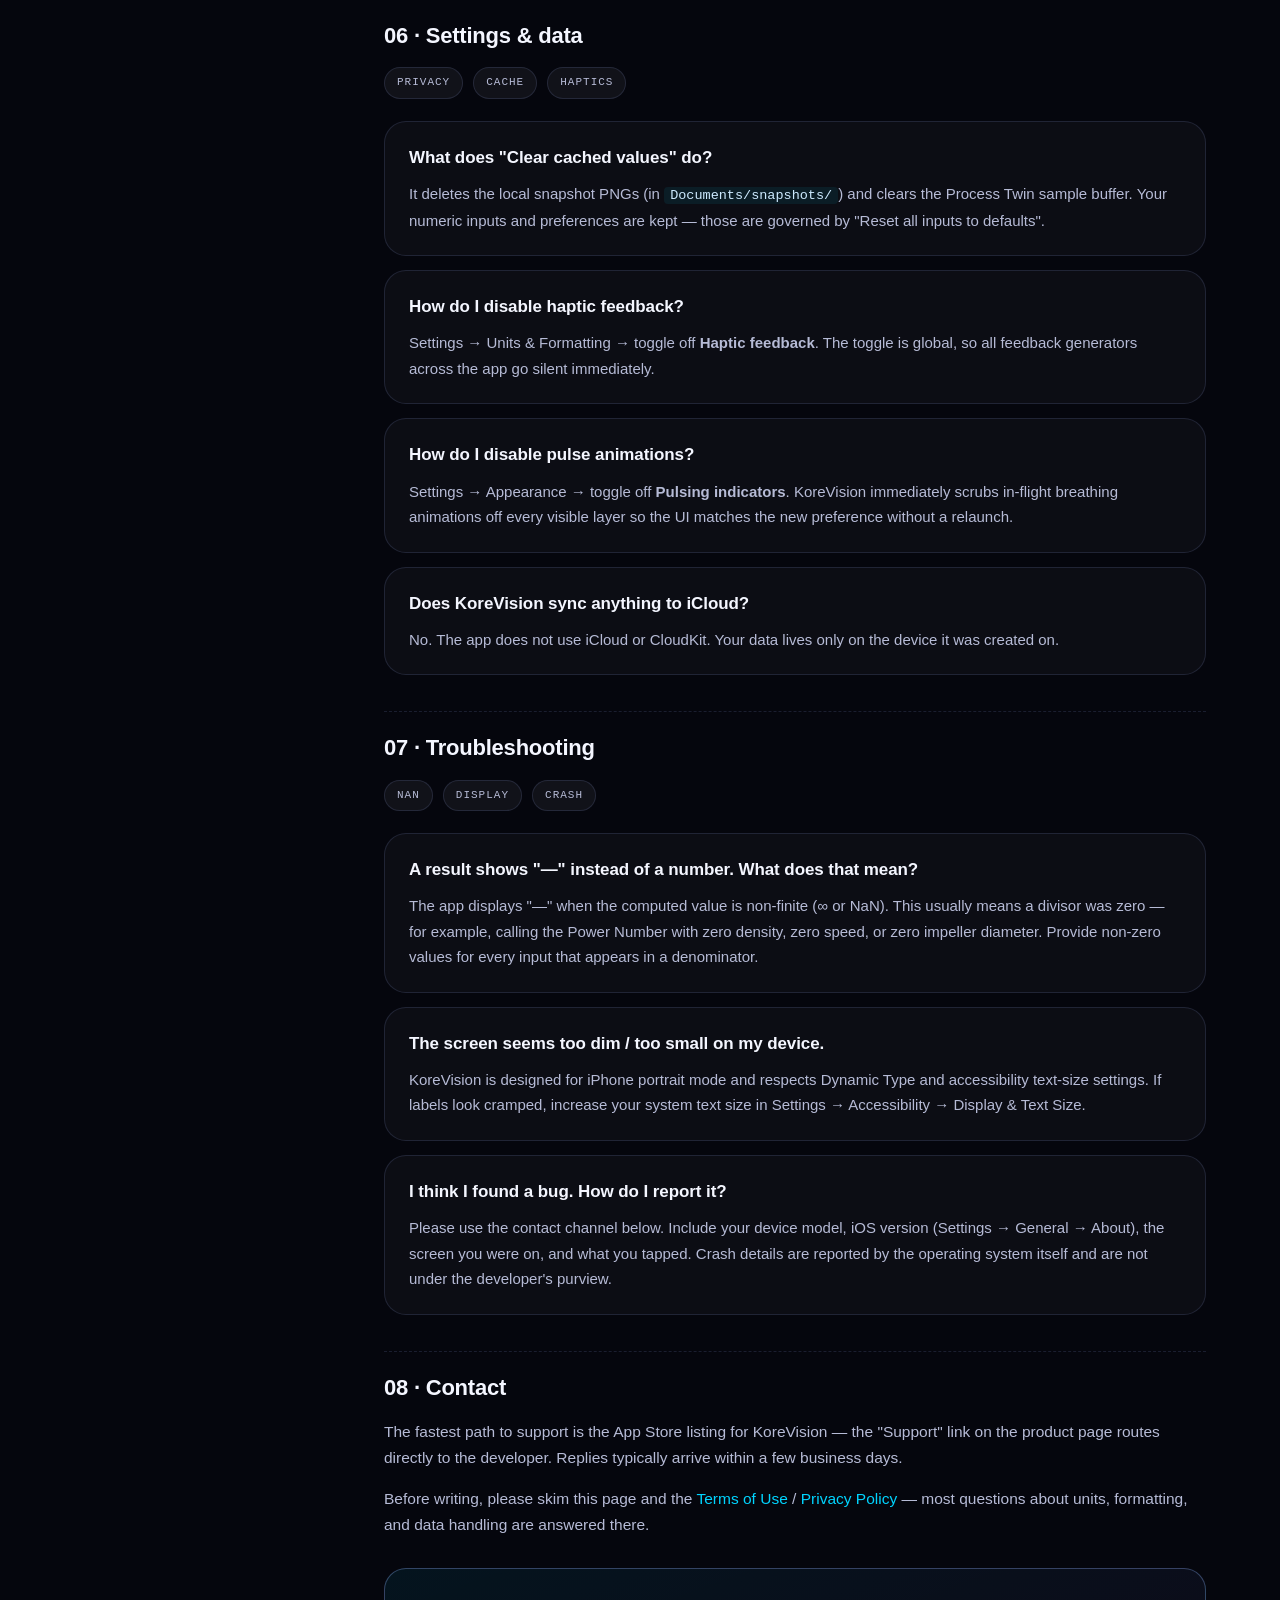
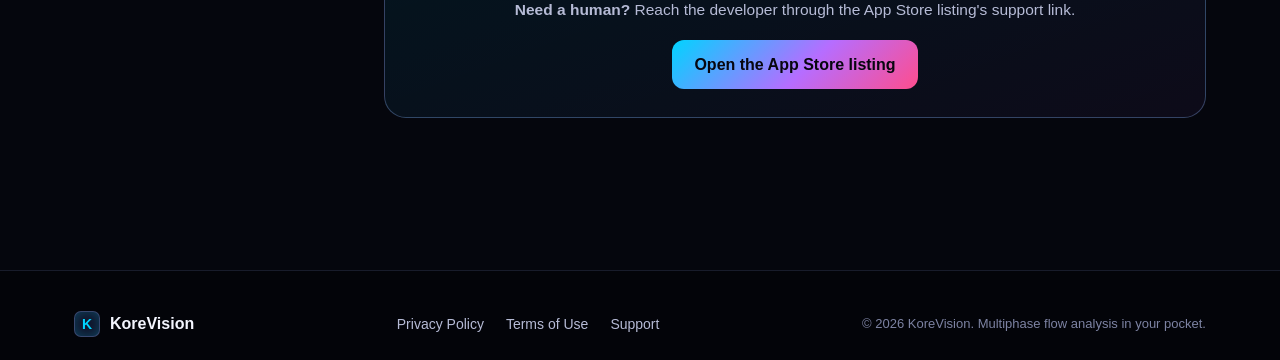
<file: support.html>
<!DOCTYPE html>
<html lang="en">
<head>
    <meta charset="UTF-8" />
    <meta name="viewport" content="width=device-width, initial-scale=1.0, viewport-fit=cover" />
    <meta name="theme-color" content="#05060d" />
    <title>Support — KoreVision</title>
    <meta name="description" content="Support and frequently asked questions for KoreVision — the iOS multiphase flow analyzer. Get help with inputs, regimes, calculations and settings." />
    <meta name="robots" content="index, follow" />
    <link rel="icon" href="data:image/svg+xml,%3Csvg xmlns='http://www.w3.org/2000/svg' viewBox='0 0 64 64'%3E%3Crect width='64' height='64' rx='14' fill='%23050610'/%3E%3Ctext x='50%25' y='58%25' font-family='Helvetica' font-size='34' font-weight='800' fill='%2300d4ff' text-anchor='middle'%3EK%3C/text%3E%3C/svg%3E" />
    <link rel="stylesheet" href="styles.css" />
    <style>
        .faq { margin-top: 8px; }
        .faq-item {
            background: rgba(255,255,255,0.03);
            border: 1px solid var(--border);
            border-radius: var(--radius-lg);
            padding: 22px 24px;
            margin-bottom: 14px;
        }
        .faq-item h3 {
            margin: 0 0 10px;
            font-size: 17px;
            color: var(--text-0);
            letter-spacing: -0.005em;
        }
        .faq-item p { margin: 0 0 8px; color: var(--text-1); font-size: 15px; line-height: 1.7; }
        .faq-item p:last-child { margin-bottom: 0; }
        .faq-item code {
            background: rgba(0,212,255,0.08);
            color: #cdeaff;
            padding: 1px 6px;
            border-radius: 4px;
            font-size: 13.5px;
        }
        .contact-card {
            margin-top: 30px;
            padding: 28px;
            border: 1px solid var(--border-strong);
            border-radius: var(--radius-lg);
            background: linear-gradient(160deg, rgba(0, 212, 255, 0.07), rgba(182, 109, 255, 0.05));
            text-align: center;
        }
        .contact-card p { margin: 0 0 16px; color: var(--text-1); }
        .contact-email {
            display: inline-block;
            padding: 12px 22px;
            border-radius: 12px;
            background: var(--grad);
            color: #07060f;
            font-weight: 700;
        }
        .contact-email:hover { text-decoration: none; transform: translateY(-2px); }
        .topic-chips { display: flex; flex-wrap: wrap; gap: 10px; margin: 14px 0 22px; }
        .chip {
            padding: 6px 12px;
            border-radius: 999px;
            background: rgba(255,255,255,0.05);
            border: 1px solid var(--border);
            font-family: ui-monospace, monospace;
            font-size: 11px;
            color: var(--text-1);
            letter-spacing: 1px;
            text-transform: uppercase;
        }
    </style>
</head>
<body>
    <div class="cyber-bg"></div>

    <header class="site-header">
        <div class="container nav-row">
            <a class="brand" href="index.html">
                <span class="brand-mark">K</span>
                <span class="brand-name">KoreVision</span>
            </a>
            <nav class="nav-links">
                <a href="index.html#features">Features</a>
                <a href="index.html#numbers">Numbers</a>
                <a href="index.html#modes">Modes</a>
                <a href="privacy.html">Privacy</a>
                <a href="terms.html">Terms</a>
                <a href="support.html" class="active">Support</a>
                <a class="cta-pill" href="index.html#download">Download</a>
            </nav>
        </div>
    </header>

    <main class="legal-main">
        <section class="legal-hero">
            <div class="container">
                <span class="tag">// HELP · FAQ · CONTACT</span>
                <h1 class="legal-title"><span class="grad">Support</span></h1>
                <p class="legal-lead">
                    Answers to common questions about KoreVision's calculators, regime
                    classification, settings, and on-device storage. Can't find what you
                    need? Reach the developer through the App Store listing.
                </p>
            </div>
        </section>

        <section class="legal-body">
            <div class="container legal-grid">

                <aside class="legal-toc">
                    <h4>Contents</h4>
                    <ol>
                        <li><a href="#getting-started">Getting started</a></li>
                        <li><a href="#calculators">Calculators</a></li>
                        <li><a href="#regimes">Regime map</a></li>
                        <li><a href="#studio">3D Flow Studio</a></li>
                        <li><a href="#analyzer">Regime Analyzer</a></li>
                        <li><a href="#settings">Settings &amp; data</a></li>
                        <li><a href="#troubleshooting">Troubleshooting</a></li>
                        <li><a href="#contact-support">Contact</a></li>
                    </ol>
                </aside>

                <article class="legal-article">

                    <section id="getting-started">
                        <h2>01 · Getting started</h2>
                        <div class="topic-chips">
                            <span class="chip">First launch</span>
                            <span class="chip">Defaults</span>
                            <span class="chip">Quick start</span>
                        </div>

                        <div class="faq">
                            <div class="faq-item">
                                <h3>What does KoreVision do out of the box?</h3>
                                <p>On first launch, KoreVision seeds every calculator with physics-realistic defaults (water/air at room temperature, atmospheric pressure) so you can immediately see non-trivial values. The Home screen shows live Re, Eo, We and Ca badges that update as you change inputs anywhere in the app.</p>
                            </div>
                            <div class="faq-item">
                                <h3>Do I need an account?</h3>
                                <p>No. KoreVision does not require sign-in. Open the app and use it.</p>
                            </div>
                            <div class="faq-item">
                                <h3>Does KoreVision need the internet?</h3>
                                <p>No. Every calculation runs locally on your device. There are no analytics calls, no remote configurations, no fonts loaded over the network.</p>
                            </div>
                        </div>
                    </section>

                    <section id="calculators">
                        <h2>02 · Calculators</h2>
                        <div class="topic-chips">
                            <span class="chip">Inputs</span>
                            <span class="chip">Units</span>
                            <span class="chip">Formatting</span>
                        </div>

                        <div class="faq">
                            <div class="faq-item">
                                <h3>Which units does KoreVision use?</h3>
                                <p>All calculators are SI: kg, m, s, K, Pa, N/m, W, J. There is no imperial toggle because almost all multiphase-flow literature is published in SI.</p>
                            </div>
                            <div class="faq-item">
                                <h3>What number format should I pick?</h3>
                                <p>Use <strong>Adaptive</strong> (default) for everyday work — it switches between fixed and scientific notation based on magnitude. Pick <strong>Scientific</strong> when comparing exponents, <strong>Fixed</strong> when showing tables, or <strong>Log</strong> when you want to see log<sub>10</sub> of positive values directly.</p>
                            </div>
                            <div class="faq-item">
                                <h3>Can I save my inputs?</h3>
                                <p>Yes. Every change is persisted in <code>UserDefaults</code> the moment you move off the field, so the next launch restores your last values.</p>
                            </div>
                            <div class="faq-item">
                                <h3>How do I reset inputs back to defaults?</h3>
                                <p>Settings → Data → <strong>Reset all inputs to defaults</strong>. A confirmation alert appears before any value is wiped.</p>
                            </div>
                        </div>
                    </section>

                    <section id="regimes">
                        <h2>03 · Regime map</h2>
                        <div class="topic-chips">
                            <span class="chip">Mandhane</span>
                            <span class="chip">U<sub>sl</sub> vs U<sub>sg</sub></span>
                        </div>

                        <div class="faq">
                            <div class="faq-item">
                                <h3>What does the regime map show?</h3>
                                <p>The regime map is a horizontal two-phase flow map based on Mandhane's correlation: liquid superficial velocity <code>U<sub>sl</sub></code> on one axis, gas superficial velocity <code>U<sub>sg</sub></code> on the other. Each cell is coloured by the flow regime (bubbly, slug, churn, annular, mist, dispersed) predicted for that operating point.</p>
                            </div>
                            <div class="faq-item">
                                <h3>Is the regime map a measurement?</h3>
                                <p>No. It is a textbook idealisation drawn from the Mandhane-style classification. Real plant behaviour depends on fluid properties, pipe inclination, geometry and inlet conditions that the map does not encode. Use it as a quick orientation, not as a design certification.</p>
                            </div>
                        </div>
                    </section>

                    <section id="studio">
                        <h2>04 · 3D Flow Studio</h2>
                        <div class="topic-chips">
                            <span class="chip">3D</span>
                            <span class="chip">Parameter sweep</span>
                        </div>

                        <div class="faq">
                            <div class="faq-item">
                                <h3>What can I do in the 3D Flow Studio?</h3>
                                <p>Pick any three dimensionless numbers (default: Re, Eo, We) and explore the operating envelope as a 3D point cloud. Tap a point to see which flow regime applies at that location.</p>
                            </div>
                            <div class="faq-item">
                                <h3>Can I rotate the view?</h3>
                                <p>Yes. Use the standard iOS gesture — drag to rotate, pinch to zoom, two-finger drag to pan. The view state persists between launches.</p>
                            </div>
                        </div>
                    </section>

                    <section id="analyzer">
                        <h2>05 · Regime Analyzer</h2>
                        <div class="topic-chips">
                            <span class="chip">Probe</span>
                            <span class="chip">Sweep</span>
                        </div>

                        <div class="faq">
                            <div class="faq-item">
                                <h3>How do I probe a specific operating point?</h3>
                                <p>Open the Analyzer tab, pick a calculator, and read the live regime tags at the bottom of the detail card. The same tag appears in the Library tab as a coloured pill.</p>
                            </div>
                            <div class="faq-item">
                                <h3>Can I sweep an input and watch the regime transition?</h3>
                                <p>Yes. Drag any input slider slowly — the result label and regime pill update in realtime. Look for the boundary where the pill flips from one colour to the next to locate regime transitions.</p>
                            </div>
                        </div>
                    </section>

                    <section id="settings">
                        <h2>06 · Settings &amp; data</h2>
                        <div class="topic-chips">
                            <span class="chip">Privacy</span>
                            <span class="chip">Cache</span>
                            <span class="chip">Haptics</span>
                        </div>

                        <div class="faq">
                            <div class="faq-item">
                                <h3>What does "Clear cached values" do?</h3>
                                <p>It deletes the local snapshot PNGs (in <code>Documents/snapshots/</code>) and clears the Process Twin sample buffer. Your numeric inputs and preferences are kept — those are governed by "Reset all inputs to defaults".</p>
                            </div>
                            <div class="faq-item">
                                <h3>How do I disable haptic feedback?</h3>
                                <p>Settings → Units &amp; Formatting → toggle off <strong>Haptic feedback</strong>. The toggle is global, so all feedback generators across the app go silent immediately.</p>
                            </div>
                            <div class="faq-item">
                                <h3>How do I disable pulse animations?</h3>
                                <p>Settings → Appearance → toggle off <strong>Pulsing indicators</strong>. KoreVision immediately scrubs in-flight breathing animations off every visible layer so the UI matches the new preference without a relaunch.</p>
                            </div>
                            <div class="faq-item">
                                <h3>Does KoreVision sync anything to iCloud?</h3>
                                <p>No. The app does not use iCloud or CloudKit. Your data lives only on the device it was created on.</p>
                            </div>
                        </div>
                    </section>

                    <section id="troubleshooting">
                        <h2>07 · Troubleshooting</h2>
                        <div class="topic-chips">
                            <span class="chip">NaN</span>
                            <span class="chip">Display</span>
                            <span class="chip">Crash</span>
                        </div>

                        <div class="faq">
                            <div class="faq-item">
                                <h3>A result shows "—" instead of a number. What does that mean?</h3>
                                <p>The app displays "—" when the computed value is non-finite (∞ or NaN). This usually means a divisor was zero — for example, calling the Power Number with zero density, zero speed, or zero impeller diameter. Provide non-zero values for every input that appears in a denominator.</p>
                            </div>
                            <div class="faq-item">
                                <h3>The screen seems too dim / too small on my device.</h3>
                                <p>KoreVision is designed for iPhone portrait mode and respects Dynamic Type and accessibility text-size settings. If labels look cramped, increase your system text size in Settings → Accessibility → Display &amp; Text Size.</p>
                            </div>
                            <div class="faq-item">
                                <h3>I think I found a bug. How do I report it?</h3>
                                <p>Please use the contact channel below. Include your device model, iOS version (Settings → General → About), the screen you were on, and what you tapped. Crash details are reported by the operating system itself and are not under the developer's purview.</p>
                            </div>
                        </div>
                    </section>

                    <section id="contact-support">
                        <h2>08 · Contact</h2>
                        <p>The fastest path to support is the App Store listing for KoreVision — the "Support" link on the product page routes directly to the developer. Replies typically arrive within a few business days.</p>
                        <p>Before writing, please skim this page and the <a href="terms.html">Terms of Use</a> / <a href="privacy.html">Privacy Policy</a> — most questions about units, formatting, and data handling are answered there.</p>

                        <div class="contact-card">
                            <p><strong>Need a human?</strong> Reach the developer through the App Store listing's support link.</p>
                            <a class="contact-email" href="index.html#download">Open the App Store listing</a>
                        </div>
                    </section>

                </article>
            </div>
        </section>
    </main>

    <footer class="site-footer">
        <div class="container footer-row">
            <div class="brand-row">
                <span class="brand-mark small">K</span>
                <span>KoreVision</span>
            </div>
            <nav class="footer-links">
                <a href="privacy.html">Privacy Policy</a>
                <a href="terms.html">Terms of Use</a>
                <a href="support.html">Support</a>
            </nav>
            <p class="copy">© <span id="year"></span> KoreVision. Multiphase flow analysis in your pocket.</p>
        </div>
    </footer>

    <script>document.getElementById('year').textContent = new Date().getFullYear();</script>
</body>
</html>
</file>
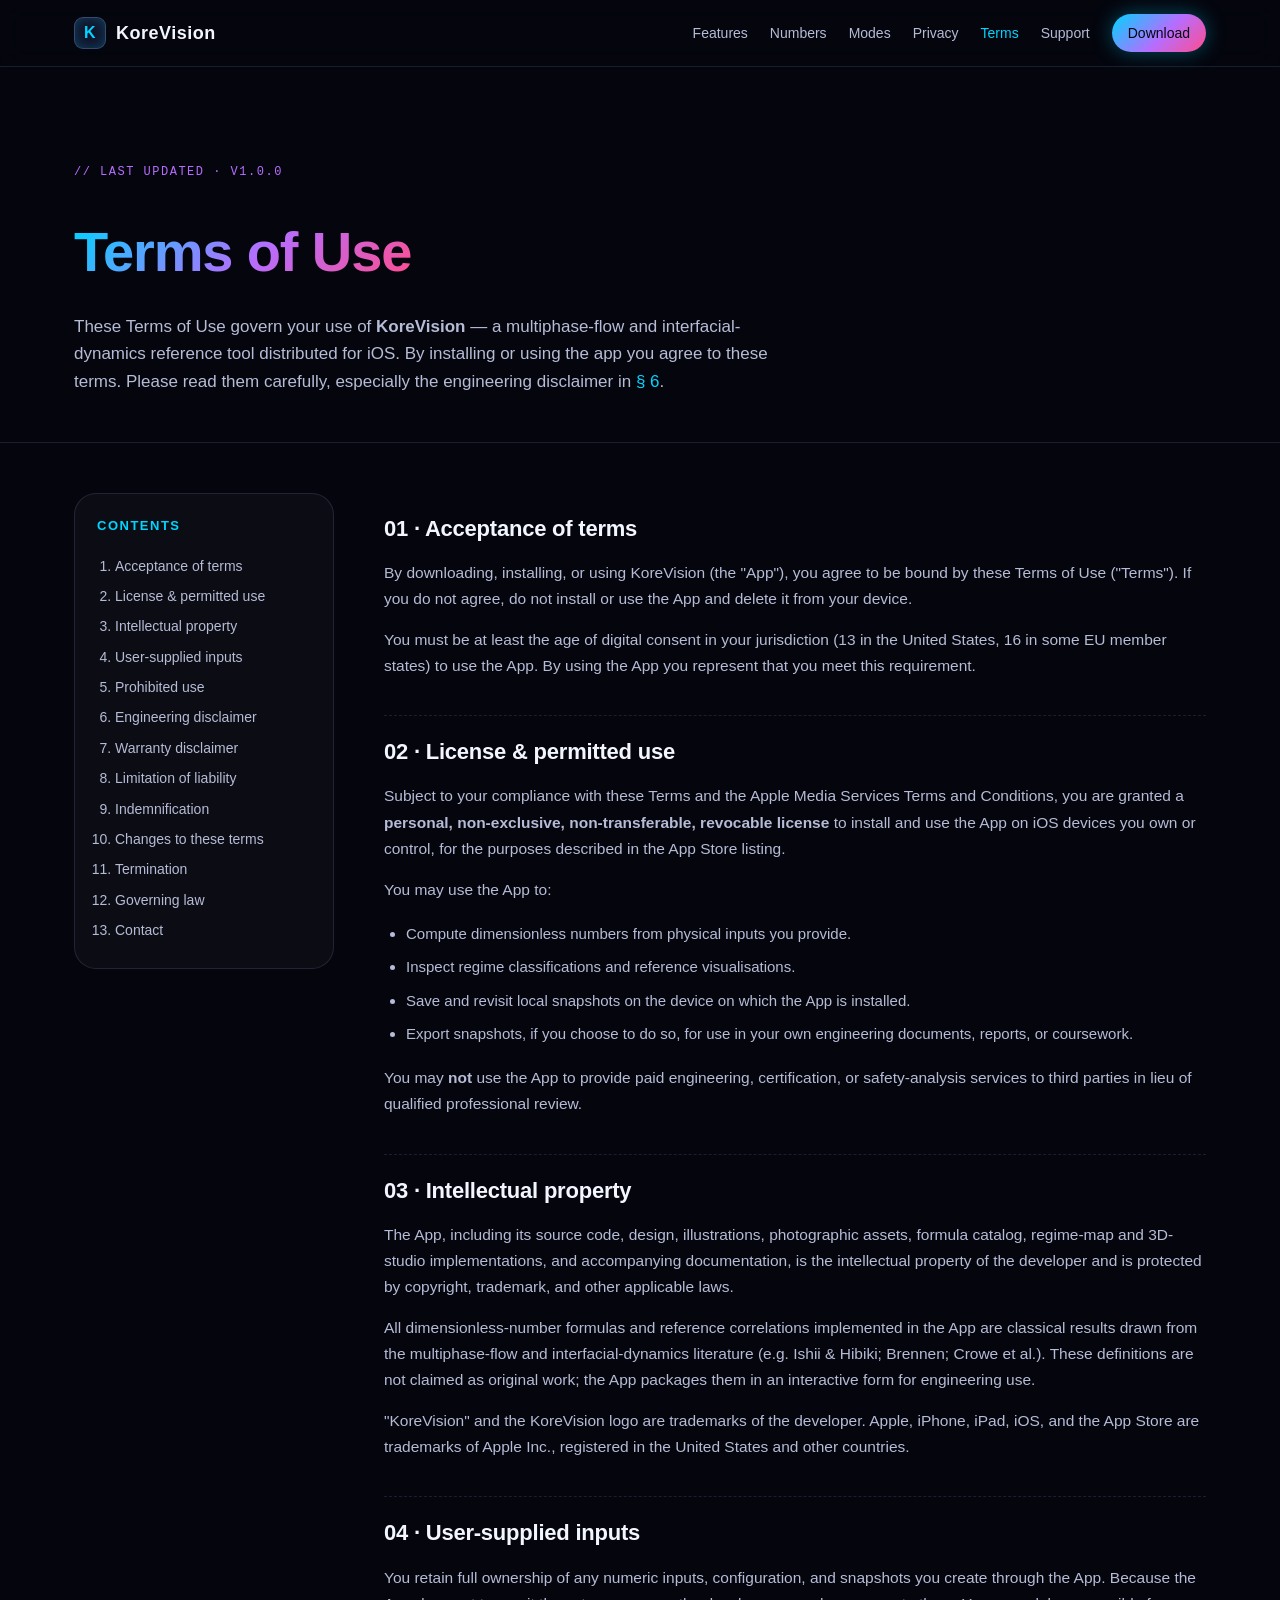
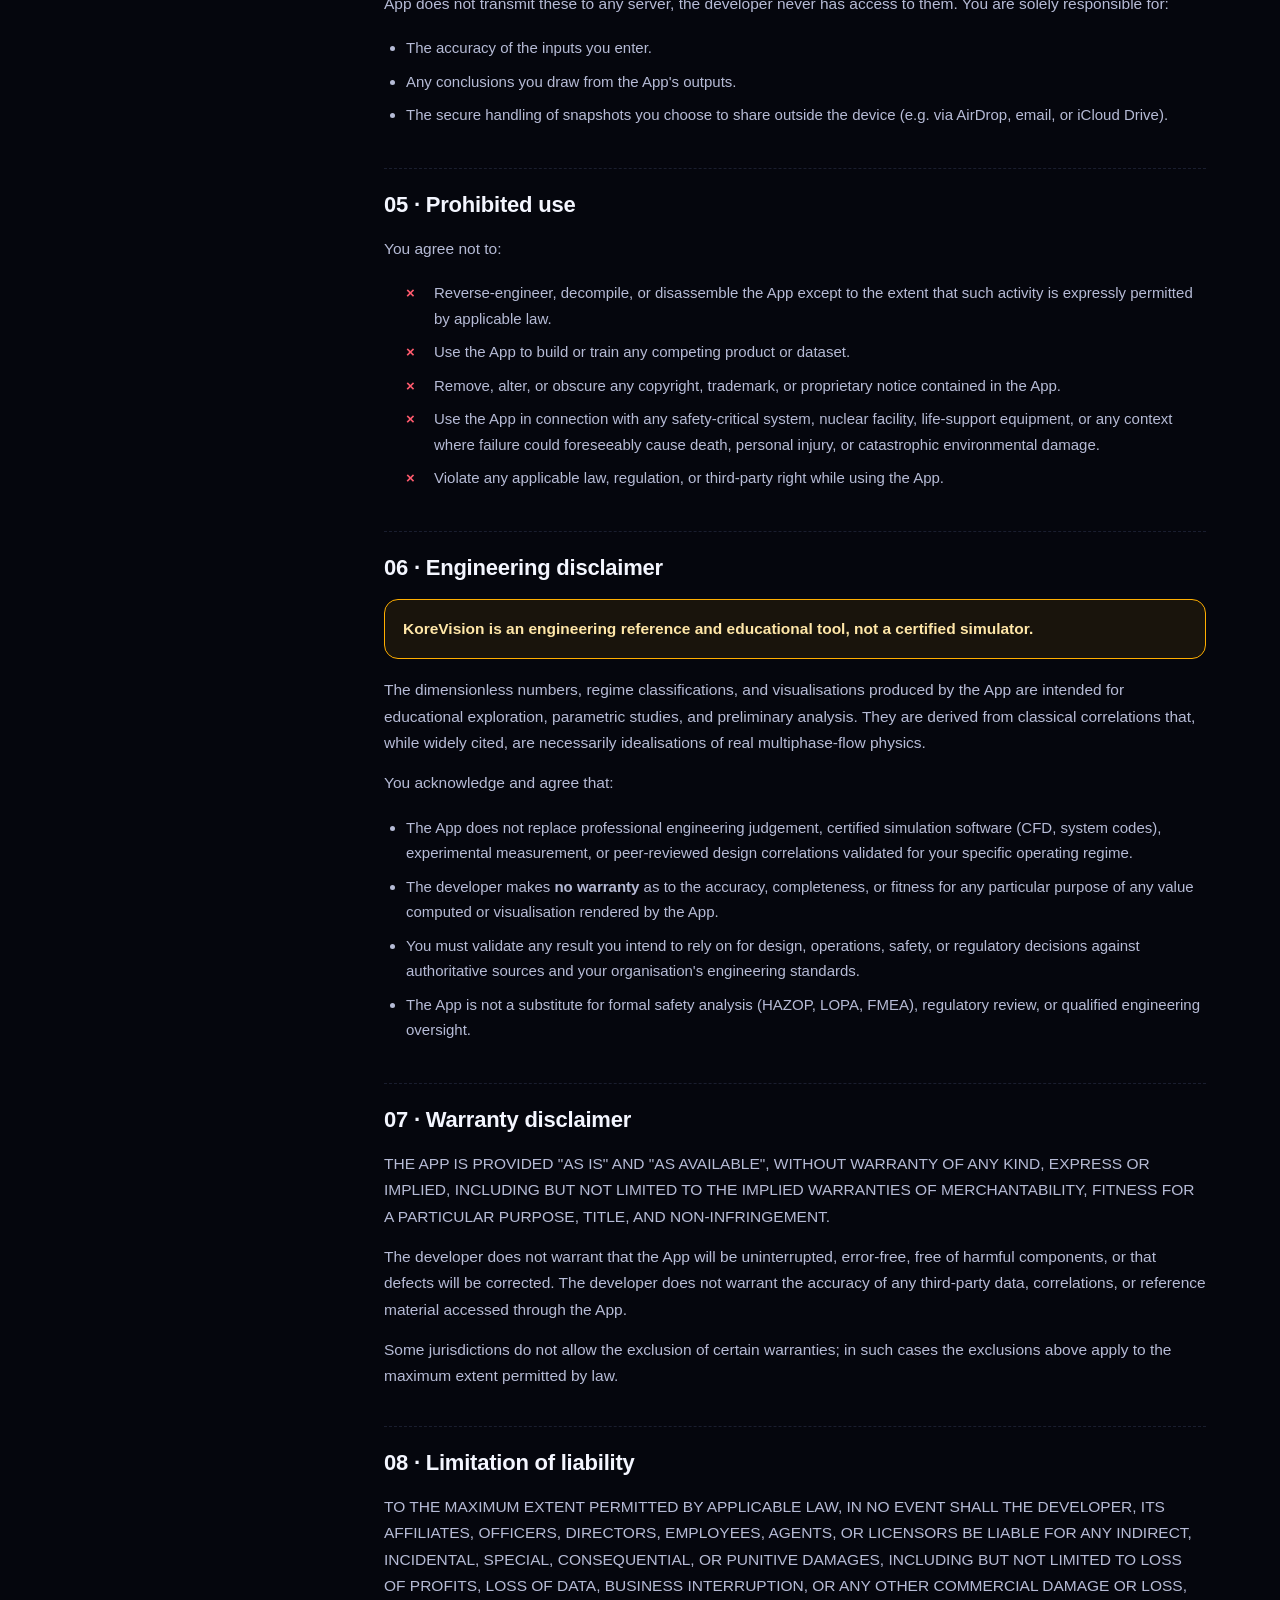
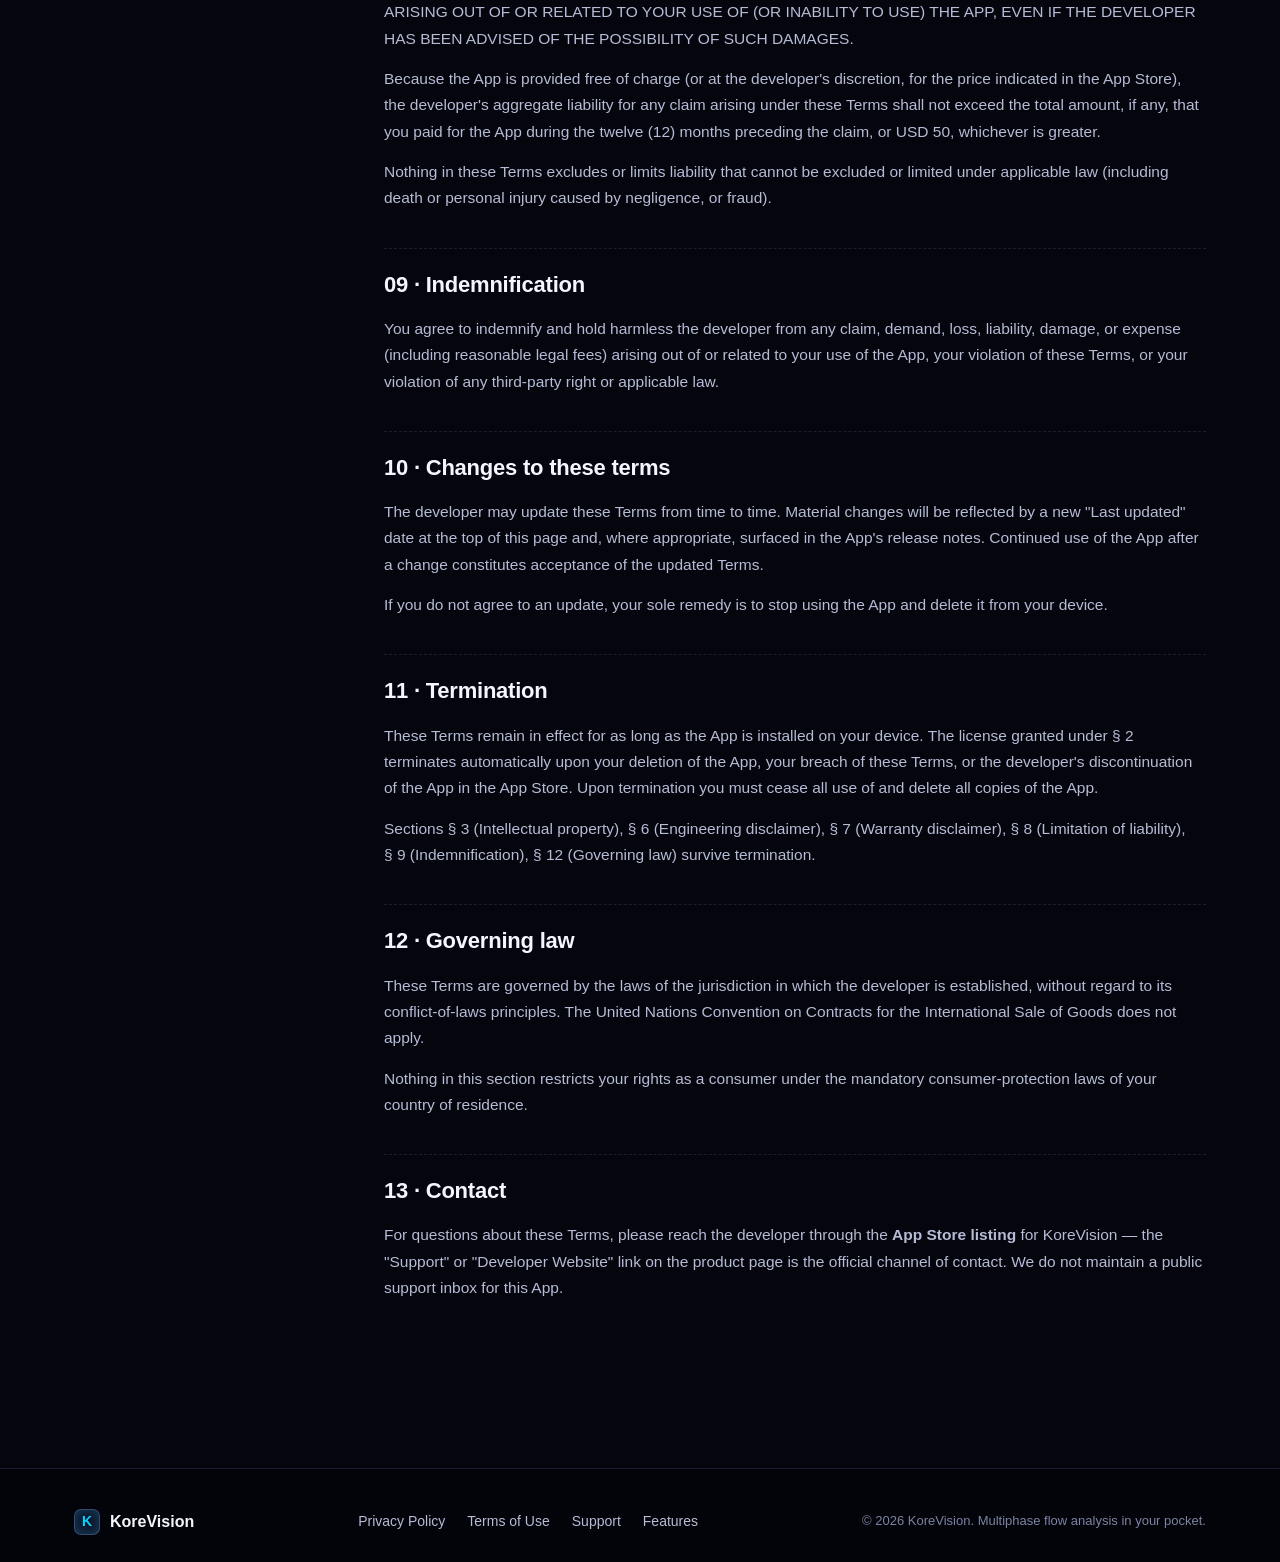
<file: terms.html>
<!DOCTYPE html>
<html lang="en">
<head>
    <meta charset="UTF-8" />
    <meta name="viewport" content="width=device-width, initial-scale=1.0, viewport-fit=cover" />
    <meta name="theme-color" content="#05060d" />
    <title>Terms of Use — KoreVision</title>
    <meta name="description" content="Terms of use for KoreVision — the iOS multiphase flow analyzer. Read the engineering disclaimer, license terms, and acceptable-use rules before relying on the app for design decisions." />
    <meta name="robots" content="index, follow" />
    <link rel="icon" href="data:image/svg+xml,%3Csvg xmlns='http://www.w3.org/2000/svg' viewBox='0 0 64 64'%3E%3Crect width='64' height='64' rx='14' fill='%23050610'/%3E%3Ctext x='50%25' y='58%25' font-family='Helvetica' font-size='34' font-weight='800' fill='%2300d4ff' text-anchor='middle'%3EK%3C/text%3E%3C/svg%3E" />
    <link rel="stylesheet" href="styles.css" />
</head>
<body>
    <div class="cyber-bg"></div>

    <header class="site-header">
        <div class="container nav-row">
            <a class="brand" href="index.html">
                <span class="brand-mark">K</span>
                <span class="brand-name">KoreVision</span>
            </a>
            <nav class="nav-links">
                <a href="index.html#features">Features</a>
                <a href="index.html#numbers">Numbers</a>
                <a href="index.html#modes">Modes</a>
                <a href="privacy.html">Privacy</a>
                <a href="terms.html" class="active">Terms</a>
                <a href="support.html">Support</a>
                <a class="cta-pill" href="index.html#download">Download</a>
            </nav>
        </div>
    </header>

    <main class="legal-main">
        <section class="legal-hero">
            <div class="container">
                <span class="tag">// LAST UPDATED · v1.0.0</span>
                <h1 class="legal-title"><span class="grad">Terms of Use</span></h1>
                <p class="legal-lead">
                    These Terms of Use govern your use of <strong>KoreVision</strong> — a
                    multiphase-flow and interfacial-dynamics reference tool distributed for
                    iOS. By installing or using the app you agree to these terms. Please read
                    them carefully, especially the engineering disclaimer in
                    <a href="#disclaimer">§ 6</a>.
                </p>
            </div>
        </section>

        <section class="legal-body">
            <div class="container legal-grid">

                <aside class="legal-toc">
                    <h4>Contents</h4>
                    <ol>
                        <li><a href="#acceptance">Acceptance of terms</a></li>
                        <li><a href="#license">License &amp; permitted use</a></li>
                        <li><a href="#intellectual-property">Intellectual property</a></li>
                        <li><a href="#user-content">User-supplied inputs</a></li>
                        <li><a href="#prohibited">Prohibited use</a></li>
                        <li><a href="#disclaimer">Engineering disclaimer</a></li>
                        <li><a href="#warranty">Warranty disclaimer</a></li>
                        <li><a href="#liability">Limitation of liability</a></li>
                        <li><a href="#indemnification">Indemnification</a></li>
                        <li><a href="#changes-terms">Changes to these terms</a></li>
                        <li><a href="#termination">Termination</a></li>
                        <li><a href="#governing-law">Governing law</a></li>
                        <li><a href="#contact-terms">Contact</a></li>
                    </ol>
                </aside>

                <article class="legal-article">

                    <section id="acceptance">
                        <h2>01 · Acceptance of terms</h2>
                        <p>By downloading, installing, or using KoreVision (the "App"), you agree to be bound by these Terms of Use ("Terms"). If you do not agree, do not install or use the App and delete it from your device.</p>
                        <p>You must be at least the age of digital consent in your jurisdiction (13 in the United States, 16 in some EU member states) to use the App. By using the App you represent that you meet this requirement.</p>
                    </section>

                    <section id="license">
                        <h2>02 · License &amp; permitted use</h2>
                        <p>Subject to your compliance with these Terms and the Apple Media Services Terms and Conditions, you are granted a <strong>personal, non-exclusive, non-transferable, revocable license</strong> to install and use the App on iOS devices you own or control, for the purposes described in the App Store listing.</p>
                        <p>You may use the App to:</p>
                        <ul>
                            <li>Compute dimensionless numbers from physical inputs you provide.</li>
                            <li>Inspect regime classifications and reference visualisations.</li>
                            <li>Save and revisit local snapshots on the device on which the App is installed.</li>
                            <li>Export snapshots, if you choose to do so, for use in your own engineering documents, reports, or coursework.</li>
                        </ul>
                        <p>You may <strong>not</strong> use the App to provide paid engineering, certification, or safety-analysis services to third parties in lieu of qualified professional review.</p>
                    </section>

                    <section id="intellectual-property">
                        <h2>03 · Intellectual property</h2>
                        <p>The App, including its source code, design, illustrations, photographic assets, formula catalog, regime-map and 3D-studio implementations, and accompanying documentation, is the intellectual property of the developer and is protected by copyright, trademark, and other applicable laws.</p>
                        <p>All dimensionless-number formulas and reference correlations implemented in the App are classical results drawn from the multiphase-flow and interfacial-dynamics literature (e.g. Ishii &amp; Hibiki; Brennen; Crowe et al.). These definitions are not claimed as original work; the App packages them in an interactive form for engineering use.</p>
                        <p>"KoreVision" and the KoreVision logo are trademarks of the developer. Apple, iPhone, iPad, iOS, and the App Store are trademarks of Apple Inc., registered in the United States and other countries.</p>
                    </section>

                    <section id="user-content">
                        <h2>04 · User-supplied inputs</h2>
                        <p>You retain full ownership of any numeric inputs, configuration, and snapshots you create through the App. Because the App does not transmit these to any server, the developer never has access to them. You are solely responsible for:</p>
                        <ul>
                            <li>The accuracy of the inputs you enter.</li>
                            <li>Any conclusions you draw from the App's outputs.</li>
                            <li>The secure handling of snapshots you choose to share outside the device (e.g. via AirDrop, email, or iCloud Drive).</li>
                        </ul>
                    </section>

                    <section id="prohibited">
                        <h2>05 · Prohibited use</h2>
                        <p>You agree not to:</p>
                        <ul class="x-list">
                            <li>Reverse-engineer, decompile, or disassemble the App except to the extent that such activity is expressly permitted by applicable law.</li>
                            <li>Use the App to build or train any competing product or dataset.</li>
                            <li>Remove, alter, or obscure any copyright, trademark, or proprietary notice contained in the App.</li>
                            <li>Use the App in connection with any safety-critical system, nuclear facility, life-support equipment, or any context where failure could foreseeably cause death, personal injury, or catastrophic environmental damage.</li>
                            <li>Violate any applicable law, regulation, or third-party right while using the App.</li>
                        </ul>
                    </section>

                    <section id="disclaimer">
                        <h2>06 · Engineering disclaimer</h2>
                        <div class="callout">
                            <p><strong>KoreVision is an engineering reference and educational tool, not a certified simulator.</strong></p>
                        </div>
                        <p>The dimensionless numbers, regime classifications, and visualisations produced by the App are intended for educational exploration, parametric studies, and preliminary analysis. They are derived from classical correlations that, while widely cited, are necessarily idealisations of real multiphase-flow physics.</p>
                        <p>You acknowledge and agree that:</p>
                        <ul>
                            <li>The App does not replace professional engineering judgement, certified simulation software (CFD, system codes), experimental measurement, or peer-reviewed design correlations validated for your specific operating regime.</li>
                            <li>The developer makes <strong>no warranty</strong> as to the accuracy, completeness, or fitness for any particular purpose of any value computed or visualisation rendered by the App.</li>
                            <li>You must validate any result you intend to rely on for design, operations, safety, or regulatory decisions against authoritative sources and your organisation's engineering standards.</li>
                            <li>The App is not a substitute for formal safety analysis (HAZOP, LOPA, FMEA), regulatory review, or qualified engineering oversight.</li>
                        </ul>
                    </section>

                    <section id="warranty">
                        <h2>07 · Warranty disclaimer</h2>
                        <p>THE APP IS PROVIDED "AS IS" AND "AS AVAILABLE", WITHOUT WARRANTY OF ANY KIND, EXPRESS OR IMPLIED, INCLUDING BUT NOT LIMITED TO THE IMPLIED WARRANTIES OF MERCHANTABILITY, FITNESS FOR A PARTICULAR PURPOSE, TITLE, AND NON-INFRINGEMENT.</p>
                        <p>The developer does not warrant that the App will be uninterrupted, error-free, free of harmful components, or that defects will be corrected. The developer does not warrant the accuracy of any third-party data, correlations, or reference material accessed through the App.</p>
                        <p>Some jurisdictions do not allow the exclusion of certain warranties; in such cases the exclusions above apply to the maximum extent permitted by law.</p>
                    </section>

                    <section id="liability">
                        <h2>08 · Limitation of liability</h2>
                        <p>TO THE MAXIMUM EXTENT PERMITTED BY APPLICABLE LAW, IN NO EVENT SHALL THE DEVELOPER, ITS AFFILIATES, OFFICERS, DIRECTORS, EMPLOYEES, AGENTS, OR LICENSORS BE LIABLE FOR ANY INDIRECT, INCIDENTAL, SPECIAL, CONSEQUENTIAL, OR PUNITIVE DAMAGES, INCLUDING BUT NOT LIMITED TO LOSS OF PROFITS, LOSS OF DATA, BUSINESS INTERRUPTION, OR ANY OTHER COMMERCIAL DAMAGE OR LOSS, ARISING OUT OF OR RELATED TO YOUR USE OF (OR INABILITY TO USE) THE APP, EVEN IF THE DEVELOPER HAS BEEN ADVISED OF THE POSSIBILITY OF SUCH DAMAGES.</p>
                        <p>Because the App is provided free of charge (or at the developer's discretion, for the price indicated in the App Store), the developer's aggregate liability for any claim arising under these Terms shall not exceed the total amount, if any, that you paid for the App during the twelve (12) months preceding the claim, or USD&nbsp;50, whichever is greater.</p>
                        <p>Nothing in these Terms excludes or limits liability that cannot be excluded or limited under applicable law (including death or personal injury caused by negligence, or fraud).</p>
                    </section>

                    <section id="indemnification">
                        <h2>09 · Indemnification</h2>
                        <p>You agree to indemnify and hold harmless the developer from any claim, demand, loss, liability, damage, or expense (including reasonable legal fees) arising out of or related to your use of the App, your violation of these Terms, or your violation of any third-party right or applicable law.</p>
                    </section>

                    <section id="changes-terms">
                        <h2>10 · Changes to these terms</h2>
                        <p>The developer may update these Terms from time to time. Material changes will be reflected by a new "Last updated" date at the top of this page and, where appropriate, surfaced in the App's release notes. Continued use of the App after a change constitutes acceptance of the updated Terms.</p>
                        <p>If you do not agree to an update, your sole remedy is to stop using the App and delete it from your device.</p>
                    </section>

                    <section id="termination">
                        <h2>11 · Termination</h2>
                        <p>These Terms remain in effect for as long as the App is installed on your device. The license granted under §&nbsp;2 terminates automatically upon your deletion of the App, your breach of these Terms, or the developer's discontinuation of the App in the App Store. Upon termination you must cease all use of and delete all copies of the App.</p>
                        <p>Sections §&nbsp;3 (Intellectual property), §&nbsp;6 (Engineering disclaimer), §&nbsp;7 (Warranty disclaimer), §&nbsp;8 (Limitation of liability), §&nbsp;9 (Indemnification), §&nbsp;12 (Governing law) survive termination.</p>
                    </section>

                    <section id="governing-law">
                        <h2>12 · Governing law</h2>
                        <p>These Terms are governed by the laws of the jurisdiction in which the developer is established, without regard to its conflict-of-laws principles. The United Nations Convention on Contracts for the International Sale of Goods does not apply.</p>
                        <p>Nothing in this section restricts your rights as a consumer under the mandatory consumer-protection laws of your country of residence.</p>
                    </section>

                    <section id="contact-terms">
                        <h2>13 · Contact</h2>
                        <p>For questions about these Terms, please reach the developer through the <strong>App Store listing</strong> for KoreVision — the "Support" or "Developer Website" link on the product page is the official channel of contact. We do not maintain a public support inbox for this App.</p>
                    </section>

                </article>
            </div>
        </section>
    </main>

    <footer class="site-footer">
        <div class="container footer-row">
            <div class="brand-row">
                <span class="brand-mark small">K</span>
                <span>KoreVision</span>
            </div>
            <nav class="footer-links">
                <a href="privacy.html">Privacy Policy</a>
                <a href="terms.html">Terms of Use</a>
                <a href="support.html">Support</a>
                <a href="index.html#features">Features</a>
            </nav>
            <p class="copy">© <span id="year"></span> KoreVision. Multiphase flow analysis in your pocket.</p>
        </div>
    </footer>

    <script>document.getElementById('year').textContent = new Date().getFullYear();</script>
</body>
</html>
</file>
<file: styles.css>
/* ===================================================================
   KoreVision — Landing & Legal pages
   Cyber / neon aesthetic mirroring the iOS app's dark theme.
   =================================================================== */

:root {
    --bg-0: #05060d;
    --bg-1: #0a0c18;
    --bg-2: #11142a;
    --bg-3: #181c3a;
    --text-0: #f4f6ff;
    --text-1: #b6bbd6;
    --text-2: #7d83a3;
    --text-3: #5a6088;
    --border: rgba(120, 140, 200, 0.18);
    --border-strong: rgba(140, 180, 255, 0.32);

    --accent-re:   #00d4ff;   /* primary / Reynolds  */
    --accent-eo:   #b66dff;   /* secondary / Eötvös */
    --accent-we:   #ff4d8d;   /* tertiary / Weber   */
    --accent-ca:   #ffb547;   /* warm / Capillary   */
    --accent-amber:#ffae00;
    --accent-coral:#ff5b6e;

    --grad: linear-gradient(135deg, #00d4ff 0%, #b66dff 55%, #ff4d8d 100%);

    --radius: 14px;
    --radius-lg: 22px;

    --shadow-soft: 0 6px 30px rgba(0, 0, 0, 0.35);
    --shadow-glow: 0 0 24px rgba(0, 212, 255, 0.35);

    --container: 1180px;
}

* { box-sizing: border-box; }

html, body {
    margin: 0;
    padding: 0;
    background: var(--bg-0);
    color: var(--text-0);
    font-family: -apple-system, BlinkMacSystemFont, "Segoe UI", Inter, Roboto, "Helvetica Neue", Arial, sans-serif;
    font-size: 16px;
    line-height: 1.6;
    -webkit-font-smoothing: antialiased;
    -moz-osx-font-smoothing: grayscale;
    overflow-x: hidden;
}

a { color: var(--accent-re); text-decoration: none; }
a:hover { text-decoration: underline; }
img { max-width: 100%; display: block; }

.container {
    max-width: var(--container);
    margin: 0 auto;
    padding: 0 24px;
}

/* --- Animated cyber background --- */
.cyber-bg {
    position: fixed;
    inset: 0;
    z-index: -2;
    background:
        radial-gradient(1200px 700px at 80% -10%, rgba(182, 109, 255, 0.18), transparent 60%),
        radial-gradient(900px 600px at 10% 110%, rgba(0, 212, 255, 0.18), transparent 55%),
        radial-gradient(700px 500px at 50% 50%, rgba(255, 77, 141, 0.08), transparent 60%),
        var(--bg-0);
}
.cyber-bg::after {
    content: "";
    position: absolute;
    inset: 0;
    background-image:
        linear-gradient(rgba(140, 180, 255, 0.06) 1px, transparent 1px),
        linear-gradient(90deg, rgba(140, 180, 255, 0.06) 1px, transparent 1px);
    background-size: 48px 48px;
    mask-image: radial-gradient(ellipse at center, rgba(0,0,0,1) 0%, rgba(0,0,0,0) 80%);
    -webkit-mask-image: radial-gradient(ellipse at center, rgba(0,0,0,1) 0%, rgba(0,0,0,0) 80%);
    opacity: 0.6;
}

/* --- Header / nav --- */
.site-header {
    position: sticky;
    top: 0;
    z-index: 50;
    background: rgba(5, 6, 13, 0.7);
    backdrop-filter: saturate(140%) blur(14px);
    -webkit-backdrop-filter: saturate(140%) blur(14px);
    border-bottom: 1px solid var(--border);
}
.nav-row {
    display: flex;
    align-items: center;
    justify-content: space-between;
    padding: 14px 24px;
}
.brand {
    display: inline-flex;
    align-items: center;
    gap: 10px;
    color: var(--text-0);
    font-weight: 800;
    letter-spacing: 0.5px;
}
.brand:hover { text-decoration: none; }
.brand-mark {
    width: 32px; height: 32px;
    display: inline-flex;
    align-items: center;
    justify-content: center;
    border-radius: 9px;
    background: var(--bg-2);
    color: var(--accent-re);
    border: 1px solid var(--border-strong);
    font-weight: 800;
    box-shadow: inset 0 0 12px rgba(0, 212, 255, 0.25);
}
.brand-mark.small { width: 26px; height: 26px; border-radius: 7px; font-size: 14px; }
.brand-name { font-size: 18px; }
.nav-links {
    display: flex;
    gap: 22px;
    align-items: center;
}
.nav-links a {
    color: var(--text-1);
    font-size: 14px;
    font-weight: 500;
    transition: color 0.15s;
}
.nav-links a:hover { color: var(--text-0); text-decoration: none; }
.nav-links a.active { color: var(--accent-re); }
.cta-pill {
    padding: 8px 16px;
    border-radius: 999px;
    background: var(--grad);
    color: #07060f !important;
    font-weight: 700;
    box-shadow: 0 0 20px rgba(0, 212, 255, 0.35);
}

/* --- Hero --- */
.hero {
    padding: 80px 0 60px;
    position: relative;
}
.hero-grid {
    display: grid;
    grid-template-columns: 1.05fr 0.95fr;
    gap: 56px;
    align-items: center;
}
.tag {
    display: inline-block;
    font-family: ui-monospace, SFMono-Regular, Menlo, Monaco, Consolas, monospace;
    font-size: 12px;
    letter-spacing: 1.5px;
    color: var(--accent-eo);
    margin-bottom: 18px;
    text-transform: uppercase;
}
.hero-title {
    font-size: clamp(36px, 5.5vw, 64px);
    line-height: 1.05;
    font-weight: 800;
    letter-spacing: -0.02em;
    margin: 0 0 18px;
}
.grad {
    background: var(--grad);
    -webkit-background-clip: text;
    background-clip: text;
    color: transparent;
}
.hero-title .sub {
    display: block;
    font-size: clamp(18px, 2.2vw, 24px);
    font-weight: 500;
    color: var(--text-1);
    margin-top: 6px;
    letter-spacing: -0.005em;
}
.hero-lead {
    color: var(--text-1);
    max-width: 560px;
    font-size: 17px;
    line-height: 1.65;
}
.hero-cta {
    display: flex;
    gap: 14px;
    margin: 28px 0 24px;
    flex-wrap: wrap;
}
.btn {
    display: inline-flex;
    align-items: center;
    gap: 10px;
    padding: 14px 22px;
    border-radius: 12px;
    font-weight: 700;
    font-size: 15px;
    transition: transform 0.15s ease, box-shadow 0.2s ease;
    cursor: pointer;
    border: 1px solid transparent;
}
.btn:hover { transform: translateY(-2px); text-decoration: none; }
.btn-primary {
    background: var(--grad);
    color: #07060f;
    box-shadow: 0 8px 30px rgba(0, 212, 255, 0.25);
}
.btn-primary:hover { box-shadow: 0 10px 38px rgba(0, 212, 255, 0.4); }
.btn-primary.big { padding: 18px 28px; font-size: 16px; }
.btn-ghost {
    background: transparent;
    color: var(--text-0);
    border-color: var(--border-strong);
}
.btn-ghost:hover { background: rgba(255,255,255,0.04); }

.hero-meta {
    display: flex;
    flex-wrap: wrap;
    gap: 28px;
    padding: 0;
    margin: 30px 0 0;
    list-style: none;
}
.hero-meta li {
    display: flex;
    flex-direction: column;
    line-height: 1.1;
}
.hero-meta strong {
    font-size: 26px;
    font-weight: 800;
    background: var(--grad);
    -webkit-background-clip: text;
    background-clip: text;
    color: transparent;
}
.hero-meta span {
    font-size: 12px;
    color: var(--text-2);
    letter-spacing: 1px;
    text-transform: uppercase;
    margin-top: 4px;
}

/* --- Hero phone mock --- */
.hero-phone {
    position: relative;
    display: flex;
    justify-content: center;
}
.phone-frame {
    position: relative;
    width: 320px;
    aspect-ratio: 9 / 19;
    background: linear-gradient(160deg, #0c0f1f 0%, #05060d 100%);
    border: 1px solid var(--border-strong);
    border-radius: 42px;
    padding: 12px;
    box-shadow:
        0 30px 80px rgba(0, 0, 0, 0.55),
        0 0 50px rgba(0, 212, 255, 0.15);
}
.phone-notch {
    position: absolute;
    top: 18px;
    left: 50%;
    transform: translateX(-50%);
    width: 96px;
    height: 22px;
    background: #000;
    border-radius: 0 0 14px 14px;
    z-index: 2;
}
.phone-screen {
    width: 100%;
    height: 100%;
    border-radius: 32px;
    background: var(--bg-1);
    overflow: hidden;
    padding: 50px 16px 18px;
    display: flex;
    flex-direction: column;
    gap: 10px;
}
.phone-status {
    display: flex;
    justify-content: space-between;
    font-family: ui-monospace, SFMono-Regular, monospace;
    font-size: 9px;
    color: var(--text-2);
    letter-spacing: 1.2px;
    padding: 0 6px;
    margin-bottom: 8px;
}
.phone-card {
    background: rgba(255,255,255,0.03);
    border: 1px solid var(--border);
    border-radius: 14px;
    padding: 10px 12px;
}
.phone-card-row {
    display: flex;
    justify-content: space-between;
    align-items: center;
    gap: 8px;
}
.pill {
    font-family: ui-monospace, monospace;
    font-size: 9px;
    font-weight: 700;
    padding: 3px 8px;
    border-radius: 6px;
    color: #07060f;
    letter-spacing: 1px;
}
.pill-re { background: var(--accent-re); }
.pill-eo { background: var(--accent-eo); color: #fff; }
.pill-we { background: var(--accent-we); color: #fff; }
.pill-ca { background: var(--accent-ca); }
.phone-card-value {
    font-family: ui-monospace, monospace;
    font-size: 13px;
    font-weight: 700;
    color: var(--text-0);
}
.phone-card-sub {
    font-family: ui-monospace, monospace;
    font-size: 9px;
    color: var(--text-2);
    margin-top: 4px;
}
.phone-glow {
    position: absolute;
    inset: -30px;
    background: radial-gradient(closest-side, rgba(0, 212, 255, 0.18), transparent 70%);
    filter: blur(30px);
    z-index: -1;
}

/* --- Sections --- */
.section {
    padding: 90px 0;
}
.section-alt {
    background: linear-gradient(180deg, rgba(255,255,255,0.02), rgba(255,255,255,0) 60%);
    border-top: 1px solid var(--border);
    border-bottom: 1px solid var(--border);
}
.section-head {
    text-align: center;
    max-width: 760px;
    margin: 0 auto 56px;
}
.kicker {
    font-family: ui-monospace, SFMono-Regular, monospace;
    font-size: 12px;
    color: var(--accent-re);
    letter-spacing: 2px;
    text-transform: uppercase;
}
.section-head h2 {
    font-size: clamp(28px, 3.5vw, 42px);
    margin: 14px 0 14px;
    font-weight: 800;
    letter-spacing: -0.02em;
}
.section-head p {
    color: var(--text-1);
    font-size: 16px;
}

/* --- Grid + cards --- */
.grid { display: grid; gap: 20px; }
.features-grid {
    grid-template-columns: repeat(auto-fit, minmax(280px, 1fr));
}
.feature-card {
    background: linear-gradient(180deg, rgba(255,255,255,0.03), rgba(255,255,255,0.01));
    border: 1px solid var(--border);
    border-radius: var(--radius-lg);
    padding: 26px;
    position: relative;
    overflow: hidden;
    transition: transform 0.18s ease, border-color 0.18s ease;
}
.feature-card::before {
    content: "";
    position: absolute;
    inset: 0;
    border-radius: inherit;
    padding: 1px;
    background: linear-gradient(160deg, var(--accent), transparent 70%);
    -webkit-mask: linear-gradient(#000 0 0) content-box, linear-gradient(#000 0 0);
    -webkit-mask-composite: xor;
            mask-composite: exclude;
    pointer-events: none;
    opacity: 0.55;
}
.feature-card:hover { transform: translateY(-3px); }
.feature-card h3 {
    margin: 12px 0 8px;
    font-size: 19px;
    font-weight: 700;
    letter-spacing: -0.005em;
}
.feature-card p {
    margin: 0;
    color: var(--text-1);
    font-size: 14.5px;
    line-height: 1.6;
}
.feature-icon {
    width: 44px; height: 44px;
    border-radius: 12px;
    background: rgba(255,255,255,0.04);
    border: 1px solid var(--border);
    display: flex;
    align-items: center;
    justify-content: center;
    font-size: 22px;
}
.accent-re    { --accent: var(--accent-re);    }
.accent-eo    { --accent: var(--accent-eo);    }
.accent-we    { --accent: var(--accent-we);    }
.accent-ca    { --accent: var(--accent-ca);    }
.accent-amber { --accent: var(--accent-amber); }
.accent-coral { --accent: var(--accent-coral); }

/* --- Numbers catalog --- */
.numbers-grid {
    display: grid;
    grid-template-columns: repeat(auto-fit, minmax(240px, 1fr));
    gap: 20px;
}
.num-block {
    background: rgba(255,255,255,0.03);
    border: 1px solid var(--border);
    border-radius: var(--radius-lg);
    padding: 24px;
}
.num-block h4 {
    margin: 0 0 14px;
    font-size: 14px;
    text-transform: uppercase;
    letter-spacing: 1.5px;
    color: var(--accent-re);
}
.num-block ul {
    list-style: none;
    padding: 0;
    margin: 0;
}
.num-block li {
    padding: 8px 0;
    border-top: 1px solid var(--border);
    color: var(--text-1);
    font-size: 14px;
}
.num-block li:first-child { border-top: 0; }

/* --- Regime cards --- */
.regime-grid {
    display: grid;
    grid-template-columns: repeat(auto-fit, minmax(260px, 1fr));
    gap: 18px;
}
.regime-card {
    border-radius: var(--radius-lg);
    padding: 22px;
    border: 1px solid var(--border);
    background: rgba(255,255,255,0.03);
    position: relative;
    overflow: hidden;
}
.regime-card::after {
    content: "";
    position: absolute;
    top: 0; left: 0;
    width: 80px; height: 80px;
    background: var(--c);
    opacity: 0.18;
    filter: blur(30px);
}
.regime-card span {
    display: inline-block;
    font-family: ui-monospace, monospace;
    font-size: 12px;
    font-weight: 700;
    padding: 4px 10px;
    border-radius: 6px;
    background: var(--c);
    color: #07060f;
    letter-spacing: 1.5px;
    margin-bottom: 12px;
}
.regime-card p {
    margin: 0;
    color: var(--text-1);
    font-size: 14.5px;
}
.bubbly   { --c: #4ad8ff; }
.slug     { --c: #b66dff; color: #fff; }
.churn    { --c: #ff5b6e; color: #fff; }
.annular  { --c: #ffb547; }
.mist     { --c: #c0f0a0; }
.dispersed{ --c: #f8e26a; }

/* --- Privacy pillars --- */
.privacy-grid {
    display: grid;
    grid-template-columns: 1fr 1fr;
    gap: 50px;
    align-items: center;
}
.privacy-side {
    display: grid;
    gap: 18px;
}
.pp-card {
    background: rgba(255,255,255,0.03);
    border: 1px solid var(--border);
    border-radius: var(--radius-lg);
    padding: 22px;
}
.pp-card h4 {
    margin: 0 0 10px;
    font-size: 15px;
    color: var(--accent-re);
    letter-spacing: 0.5px;
}
.pp-card ul {
    margin: 0;
    padding-left: 18px;
    color: var(--text-1);
    font-size: 14px;
}
.link-arrow {
    display: inline-block;
    margin-top: 18px;
    color: var(--accent-re);
    font-weight: 600;
}

/* --- CTA --- */
.cta-section {
    padding: 80px 0 110px;
}
.cta-card {
    text-align: center;
    background: linear-gradient(160deg, rgba(0, 212, 255, 0.07), rgba(182, 109, 255, 0.05) 60%, rgba(255, 77, 141, 0.04));
    border: 1px solid var(--border-strong);
    border-radius: var(--radius-lg);
    padding: 60px 24px;
    box-shadow: var(--shadow-glow);
}
.cta-card h2 {
    font-size: clamp(26px, 3.5vw, 38px);
    margin: 0 0 12px;
    font-weight: 800;
    letter-spacing: -0.01em;
}
.cta-card p {
    color: var(--text-1);
    margin: 0 0 26px;
}
.muted { color: var(--text-2); }
.small { font-size: 13px; }

/* --- Legal pages --- */
.legal-main { padding: 60px 0 80px; }
.legal-hero {
    padding: 30px 0 30px;
    border-bottom: 1px solid var(--border);
}
.legal-title {
    font-size: clamp(34px, 5vw, 56px);
    font-weight: 800;
    margin: 6px 0 16px;
    letter-spacing: -0.02em;
}
.legal-lead {
    color: var(--text-1);
    font-size: 17px;
    max-width: 720px;
}
.legal-body {
    padding: 50px 0;
}
.legal-grid {
    display: grid;
    grid-template-columns: 260px 1fr;
    gap: 50px;
}
.legal-toc {
    position: sticky;
    top: 90px;
    align-self: start;
    background: rgba(255,255,255,0.03);
    border: 1px solid var(--border);
    border-radius: var(--radius-lg);
    padding: 22px;
}
.legal-toc h4 {
    margin: 0 0 14px;
    font-size: 13px;
    letter-spacing: 1.5px;
    text-transform: uppercase;
    color: var(--accent-re);
}
.legal-toc ol {
    margin: 0;
    padding-left: 18px;
    color: var(--text-1);
}
.legal-toc li { padding: 4px 0; font-size: 14px; }
.legal-toc a { color: var(--text-1); }
.legal-toc a:hover { color: var(--accent-re); }

.legal-article section {
    padding: 18px 0 22px;
    border-bottom: 1px dashed var(--border);
}
.legal-article section:last-child { border-bottom: 0; }
.legal-article h2 {
    font-size: 22px;
    margin: 0 0 14px;
    color: var(--text-0);
    font-weight: 700;
    letter-spacing: -0.01em;
}
.legal-article p {
    color: var(--text-1);
    margin: 0 0 14px;
    font-size: 15.5px;
    line-height: 1.7;
}
.legal-article ul {
    color: var(--text-1);
    padding-left: 22px;
    margin: 0 0 14px;
    font-size: 15px;
    line-height: 1.7;
}
.legal-article li { padding: 4px 0; }
.legal-article code {
    background: rgba(0, 212, 255, 0.08);
    color: #cdeaff;
    padding: 2px 6px;
    border-radius: 4px;
    font-size: 13.5px;
}
.check-list { list-style: none; padding: 0 !important; }
.check-list li {
    padding-left: 28px;
    position: relative;
}
.check-list li::before {
    content: "✓";
    position: absolute;
    left: 0;
    top: 4px;
    color: var(--accent-re);
    font-weight: 800;
}
.x-list li {
    padding-left: 28px;
    position: relative;
    list-style: none;
}
.x-list li::before {
    content: "×";
    position: absolute;
    left: 0;
    top: 4px;
    color: var(--accent-coral);
    font-weight: 800;
}
.kv-table {
    width: 100%;
    border-collapse: collapse;
    margin: 0 0 18px;
    font-size: 14.5px;
}
.kv-table th, .kv-table td {
    text-align: left;
    padding: 12px 14px;
    border-bottom: 1px solid var(--border);
    vertical-align: top;
}
.kv-table th {
    color: var(--accent-re);
    font-size: 13px;
    letter-spacing: 1px;
    text-transform: uppercase;
    font-weight: 700;
}
.kv-table td { color: var(--text-1); }
.callout {
    border: 1px solid var(--accent-amber);
    background: rgba(255, 174, 0, 0.08);
    border-radius: var(--radius);
    padding: 16px 18px;
    margin: 0 0 18px;
}
.callout p { margin: 0; color: #ffe7a8; }

/* --- Footer --- */
.site-footer {
    border-top: 1px solid var(--border);
    padding: 40px 0 28px;
    background: rgba(0,0,0,0.3);
}
.footer-row {
    display: flex;
    align-items: center;
    justify-content: space-between;
    gap: 24px;
    flex-wrap: wrap;
}
.brand-row {
    display: inline-flex;
    align-items: center;
    gap: 10px;
    color: var(--text-0);
    font-weight: 700;
}
.footer-links {
    display: flex;
    gap: 22px;
}
.footer-links a {
    color: var(--text-1);
    font-size: 14px;
}
.footer-links a:hover { color: var(--accent-re); }
.copy {
    color: var(--text-2);
    font-size: 13px;
    margin: 0;
}

/* --- Responsive --- */
@media (max-width: 980px) {
    .hero-grid { grid-template-columns: 1fr; gap: 40px; }
    .hero-phone { order: -1; }
    .privacy-grid { grid-template-columns: 1fr; gap: 30px; }
    .legal-grid { grid-template-columns: 1fr; }
    .legal-toc { position: static; }
    .nav-links { gap: 14px; flex-wrap: wrap; justify-content: flex-end; }
    .nav-links a:not(.cta-pill) { display: none; }
    .nav-links a.cta-pill { display: inline-flex; }
    .nav-links a:nth-child(4),
    .nav-links a:nth-child(5) { display: inline-flex; }
}

@media (max-width: 560px) {
    .hero { padding: 50px 0 40px; }
    .section { padding: 60px 0; }
    .hero-meta { gap: 18px; }
    .hero-meta strong { font-size: 22px; }
    .footer-row { flex-direction: column; align-items: flex-start; }
    .legal-article h2 { font-size: 19px; }
}

/* Focus */
:focus-visible {
    outline: 2px solid var(--accent-re);
    outline-offset: 3px;
    border-radius: 6px;
}

/* Reduced motion */
@media (prefers-reduced-motion: reduce) {
    * { animation: none !important; transition: none !important; }
}
</file>
